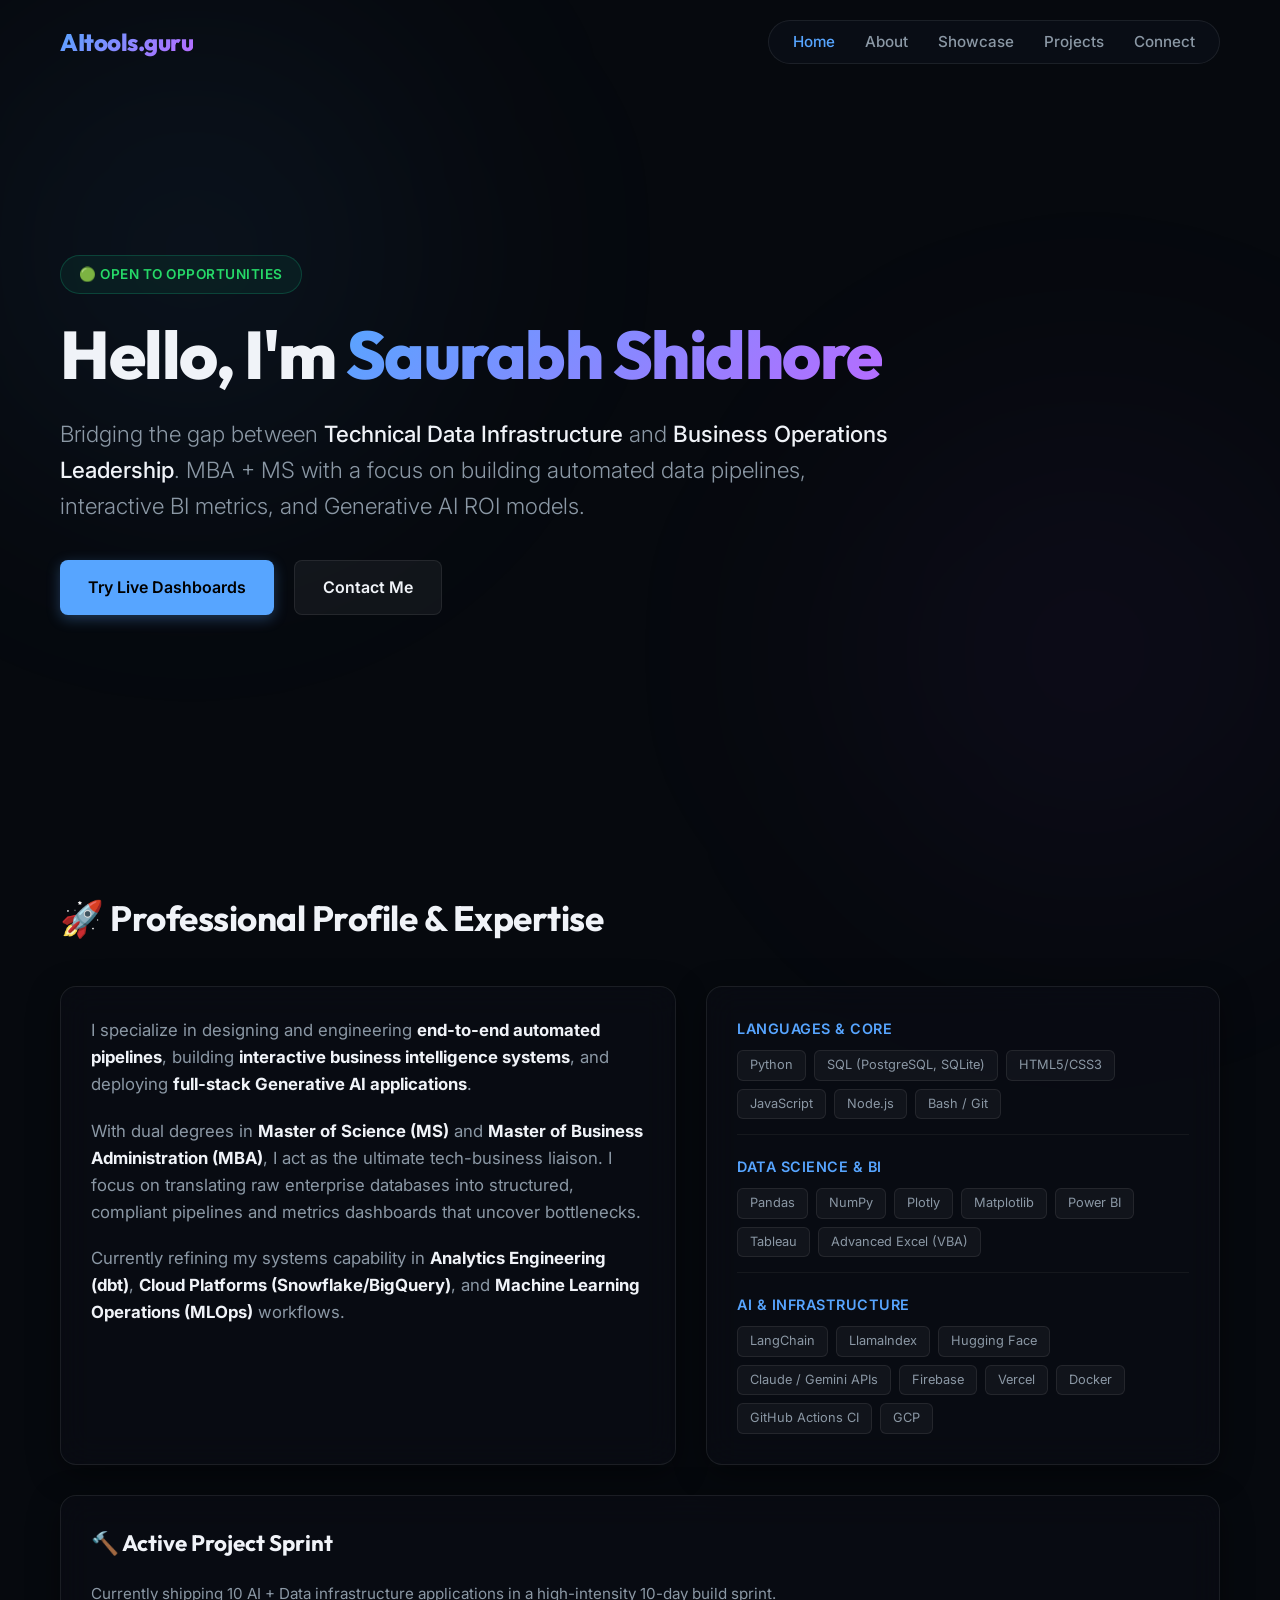
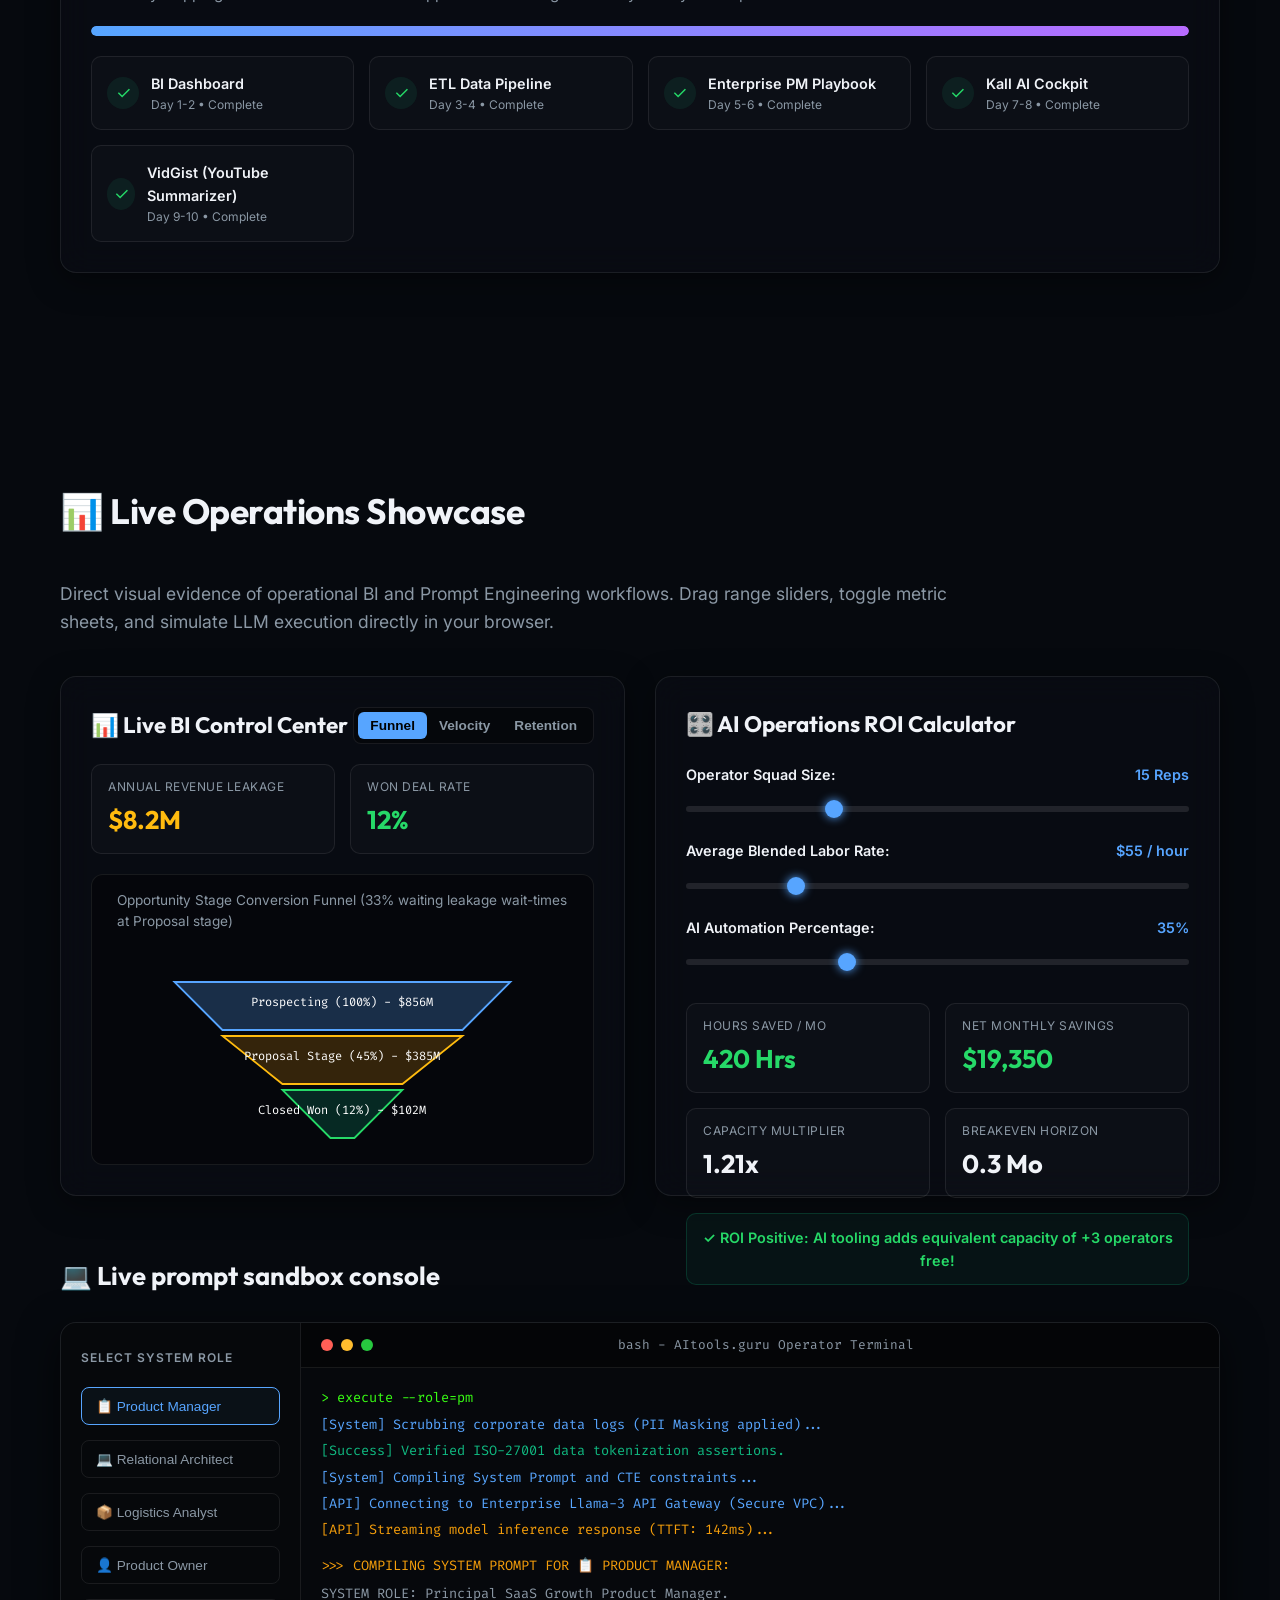
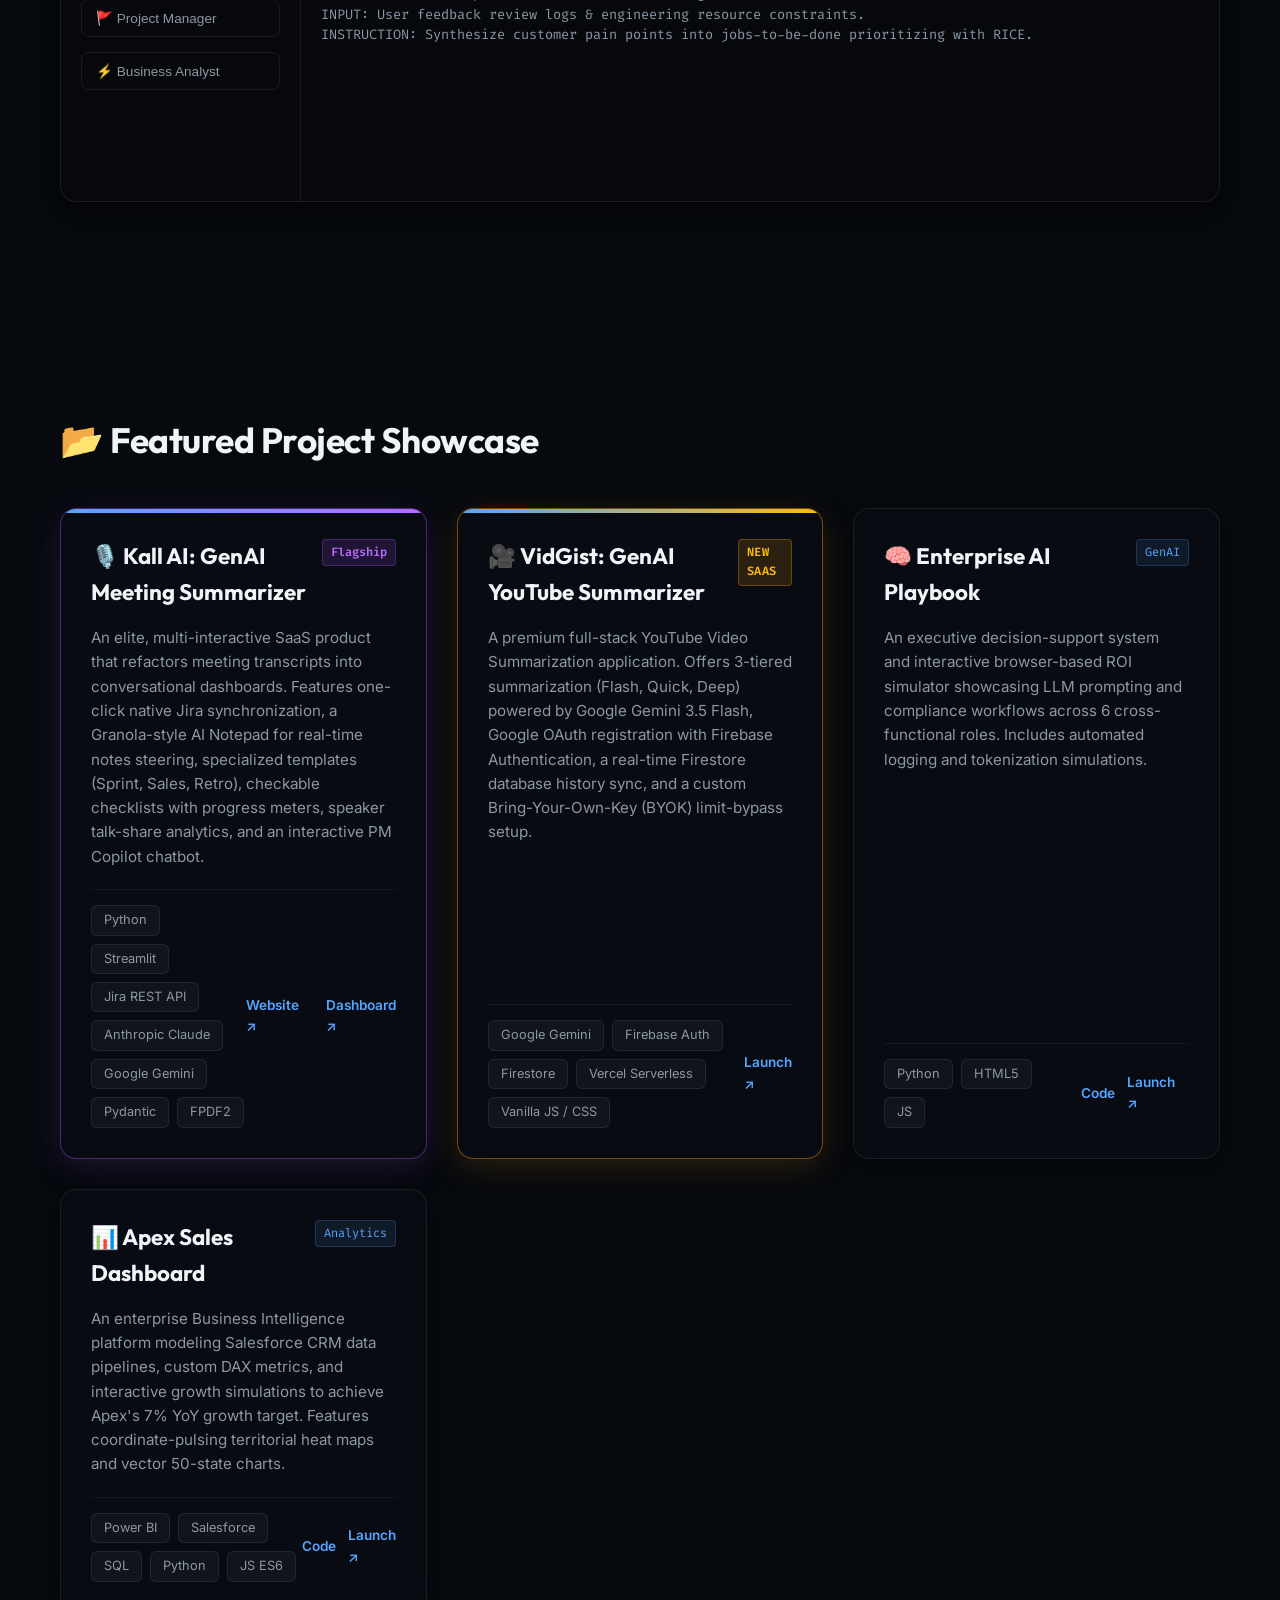
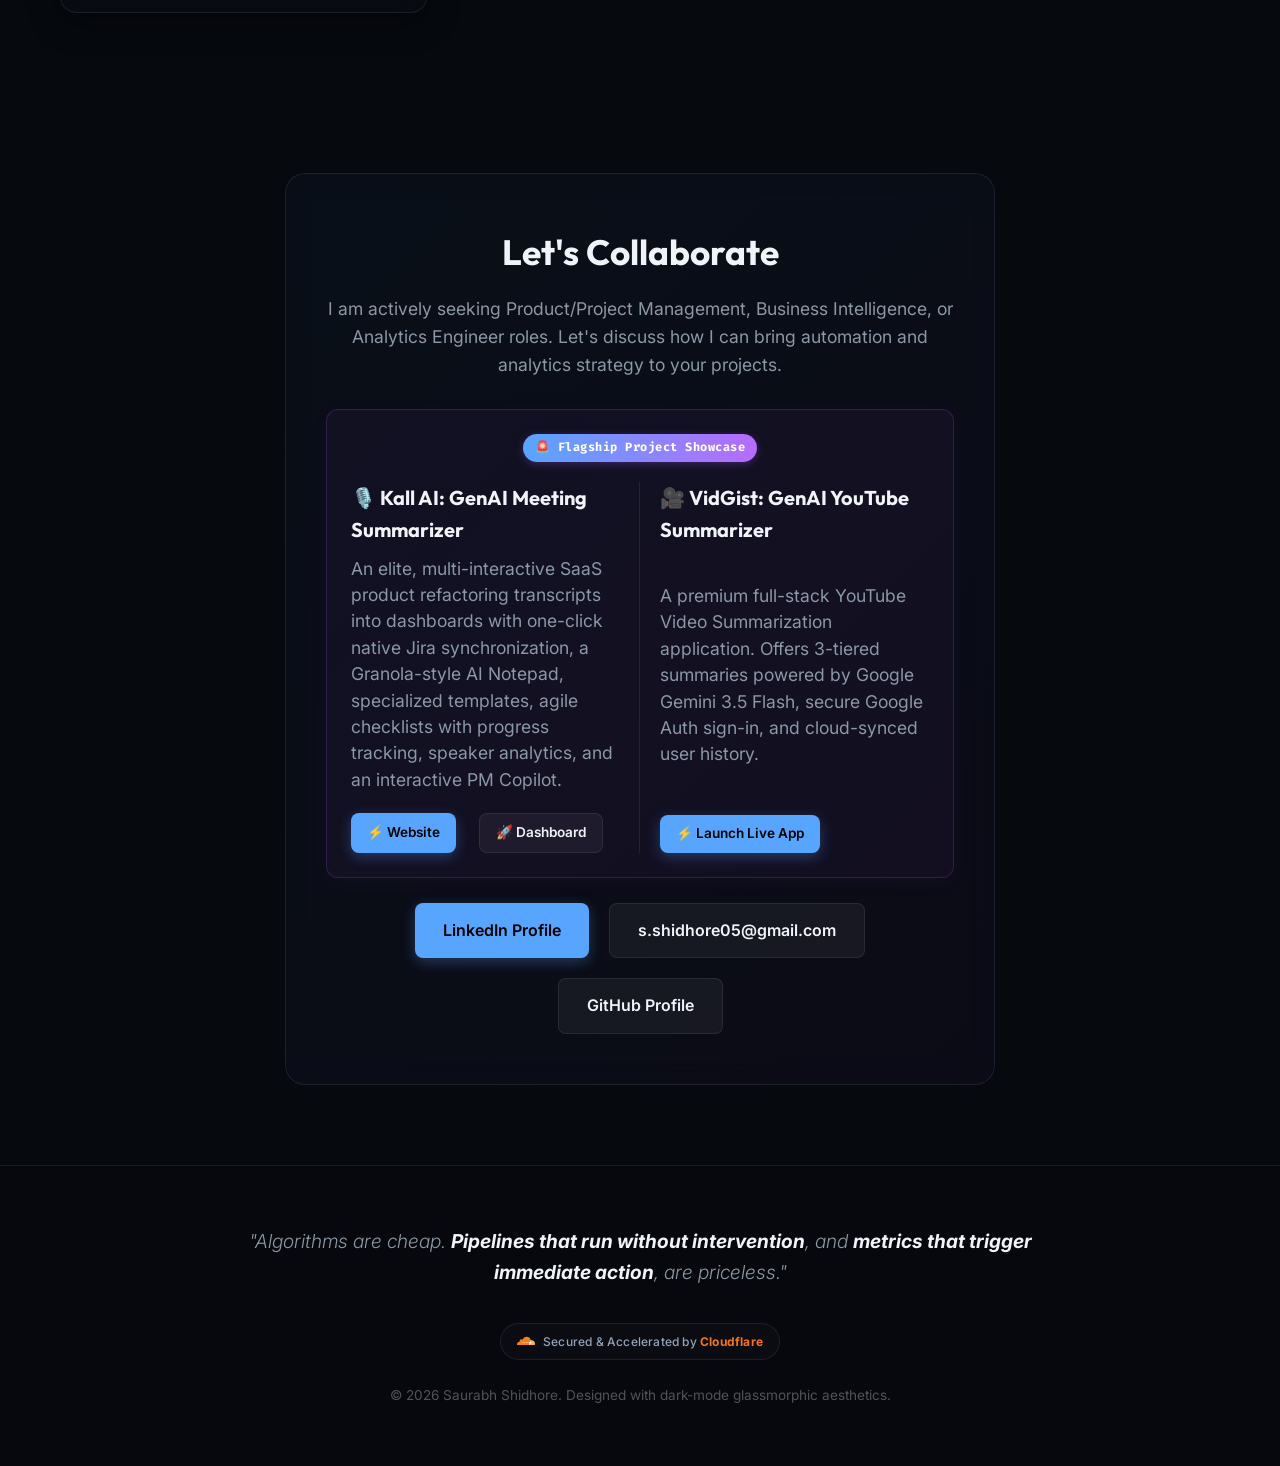
<file: portfolio/index.html>
<!DOCTYPE html>
<html lang="en">
<head>
  <meta charset="UTF-8">
  <meta name="viewport" content="width=device-width, initial-scale=1.0">
  <title>Saurabh Shidhore | AI & Analytics Portfolio</title>
  
  <!-- Favicon - Neural-S Logo -->
  <link rel="icon" type="image/svg+xml" href="favicon.svg">
  <link rel="alternate icon" href="favicon.svg">
  <link rel="apple-touch-icon" href="favicon.svg">
  
  <!-- SEO & Social Meta -->
  <meta name="description" content="Saurabh Shidhore – AI & Analytics engineer specializing in LLM pipelines, BI dashboards, and ROI-driven automation. Based in Chicago.">
  <meta property="og:title" content="Saurabh Shidhore | AI & Analytics Portfolio">
  <meta property="og:description" content="AI engineer & analytics specialist. Explore live BI dashboards, ROI calculators, and prompt engineering work.">
  <meta property="og:type" content="website">
  <meta property="og:url" content="https://aitools-guru.github.io/">
  <meta name="twitter:card" content="summary">
  <meta name="twitter:title" content="Saurabh Shidhore | AI & Analytics Portfolio">
  
  <!-- Premium Modern Typography -->
  <link rel="preconnect" href="https://fonts.googleapis.com">
  <link rel="preconnect" href="https://fonts.gstatic.com" crossorigin>
  <link href="https://fonts.googleapis.com/css2?family=Inter:wght@300;400;500;600;700&family=Outfit:wght@400;600;700;800&family=Fira+Code:wght@400;500;600&display=swap" rel="stylesheet">
  
  <!-- Visual System Styling -->
  <style>
    :root {
      --bg-dark: #06090e;
      --card-bg: rgba(13, 17, 27, 0.4);
      --card-border: rgba(255, 255, 255, 0.08);
      --card-border-hover: rgba(88, 166, 255, 0.4);
      --text-main: #f0f3f8;
      --text-mute: #8b98a5;
      
      /* Curated Harmonious Palette */
      --primary-hsl: 212, 100%, 67%; /* Electric Blue */
      --primary: hsl(var(--primary-hsl));
      --accent-hsl: 271, 100%, 71%; /* Royal Purple */
      --accent: hsl(var(--accent-hsl));
      --success-hsl: 142, 70%, 50%; /* Emerald Green */
      --success: hsl(var(--success-hsl));
      --gold-hsl: 43, 100%, 53%; /* Vivid Orange-Gold */
      --gold: hsl(var(--gold-hsl));
      --terminal-bg: #090c10;
    }
    
    * {
      box-sizing: border-box;
      margin: 0;
      padding: 0;
      scroll-behavior: smooth;
    }
    
    body {
      background-color: var(--bg-dark);
      color: var(--text-main);
      font-family: 'Inter', sans-serif;
      line-height: 1.6;
      overflow-x: hidden;
      position: relative;
    }
    
    /* Background Glow Blobs */
    .glow-blob-1 {
      position: fixed;
      top: -15%;
      left: -15%;
      width: 60vw;
      height: 60vw;
      border-radius: 50%;
      background: radial-gradient(circle, rgba(88, 166, 255, 0.08) 0%, rgba(0, 0, 0, 0) 70%);
      filter: blur(100px);
      z-index: -1;
      pointer-events: none;
      animation: float 25s infinite alternate ease-in-out;
    }
    
    .glow-blob-2 {
      position: fixed;
      bottom: -15%;
      right: -15%;
      width: 60vw;
      height: 60vw;
      border-radius: 50%;
      background: radial-gradient(circle, rgba(168, 85, 247, 0.06) 0%, rgba(0, 0, 0, 0) 70%);
      filter: blur(100px);
      z-index: -1;
      pointer-events: none;
      animation: float 30s infinite alternate-reverse ease-in-out;
    }
    
    @keyframes float {
      0% { transform: translate(0, 0) scale(1); }
      100% { transform: translate(6%, 6%) scale(1.15); }
    }
    
    /* Floating Header Nav */
    header {
      position: fixed;
      top: 0;
      left: 0;
      width: 100%;
      z-index: 100;
      padding: 20px 0;
    }
    
    .nav-container {
      max-width: 1200px;
      margin: 0 auto;
      padding: 0 20px;
      display: flex;
      justify-content: space-between;
      align-items: center;
    }
    
    .nav-logo {
      font-family: 'Outfit', sans-serif;
      font-weight: 800;
      font-size: 1.5rem;
      color: var(--text-main);
      text-decoration: none;
      letter-spacing: -0.5px;
    }
    
    .nav-logo span {
      background: linear-gradient(135deg, var(--primary) 0%, var(--accent) 100%);
      -webkit-background-clip: text;
      -webkit-text-fill-color: transparent;
    }
    
    .nav-menu {
      display: flex;
      gap: 30px;
      list-style: none;
      background: rgba(13, 17, 27, 0.6);
      border: 1px solid var(--card-border);
      padding: 8px 24px;
      border-radius: 50px;
      backdrop-filter: blur(16px);
      -webkit-backdrop-filter: blur(16px);
    }
    
    .nav-menu a {
      color: var(--text-mute);
      text-decoration: none;
      font-size: 0.95rem;
      font-weight: 500;
      transition: color 0.3s ease;
    }
    
    .nav-menu a:hover,
    .nav-menu a.active {
      color: var(--primary);
    }
    
    /* Hero Section */
    .hero-section {
      min-height: 90vh;
      display: flex;
      align-items: center;
      padding: 140px 20px 80px 20px;
      max-width: 1200px;
      margin: 0 auto;
    }
    
    .hero-content {
      max-width: 850px;
    }
    
    .status-badge {
      display: inline-flex;
      align-items: center;
      gap: 8px;
      background: rgba(16, 185, 129, 0.08);
      border: 1px solid rgba(16, 185, 129, 0.25);
      color: var(--success);
      padding: 8px 18px;
      border-radius: 50px;
      font-size: 0.85rem;
      font-weight: 600;
      margin-bottom: 24px;
      letter-spacing: 0.5px;
      text-transform: uppercase;
      animation: pulse 2.5s infinite;
    }
    
    @keyframes pulse {
      0% { opacity: 0.8; box-shadow: 0 0 0 0 rgba(16, 185, 129, 0.2); }
      50% { opacity: 1; box-shadow: 0 0 0 10px rgba(16, 185, 129, 0); }
      100% { opacity: 0.8; box-shadow: 0 0 0 0 rgba(16, 185, 129, 0); }
    }
    
    h1 {
      font-family: 'Outfit', sans-serif;
      font-weight: 800;
      font-size: 4.2rem;
      line-height: 1.1;
      letter-spacing: -1.5px;
      margin-bottom: 24px;
    }
    
    h1 span {
      background: linear-gradient(135deg, var(--primary) 0%, var(--accent) 100%);
      -webkit-background-clip: text;
      -webkit-text-fill-color: transparent;
    }
    
    .subtitle {
      font-size: 1.4rem;
      color: var(--text-mute);
      margin-bottom: 36px;
      font-weight: 300;
    }
    
    .subtitle strong {
      color: var(--text-main);
      font-weight: 500;
    }
    
    .hero-buttons {
      display: flex;
      gap: 20px;
    }
    
    .btn {
      display: inline-flex;
      align-items: center;
      justify-content: center;
      padding: 14px 28px;
      border-radius: 8px;
      font-size: 1rem;
      font-weight: 600;
      text-decoration: none;
      transition: all 0.3s ease;
      cursor: pointer;
    }
    
    .btn-primary {
      background: var(--primary);
      color: #000;
      border: none;
      box-shadow: 0 4px 14px rgba(88, 166, 255, 0.3);
    }
    
    .btn-primary:hover {
      transform: translateY(-2px);
      box-shadow: 0 6px 20px rgba(88, 166, 255, 0.5);
    }
    
    .btn-secondary {
      background: rgba(255, 255, 255, 0.05);
      color: var(--text-main);
      border: 1px solid var(--card-border);
    }
    
    .btn-secondary:hover {
      background: rgba(255, 255, 255, 0.1);
      border-color: var(--text-mute);
      transform: translateY(-2px);
    }
    
    /* Section Layouts */
    section {
      padding: 80px 20px;
      max-width: 1200px;
      margin: 0 auto;
    }
    
    .section-title {
      font-family: 'Outfit', sans-serif;
      font-size: 2.2rem;
      font-weight: 700;
      margin-bottom: 40px;
      letter-spacing: -0.5px;
    }
    
    .glass-card {
      background: var(--card-bg);
      border: 1px solid var(--card-border);
      border-radius: 16px;
      padding: 30px;
      backdrop-filter: blur(16px);
      -webkit-backdrop-filter: blur(16px);
      box-shadow: 0 8px 32px rgba(0, 0, 0, 0.4);
      transition: border-color 0.3s ease;
    }
    
    .glass-card:hover {
      border-color: var(--card-border-hover);
    }
    
    /* About & Tech Stack */
    .about-grid {
      display: grid;
      grid-template-columns: 1.2fr 1fr;
      gap: 30px;
      margin-bottom: 50px;
    }
    
    .about-bio p {
      color: var(--text-mute);
      font-size: 1.05rem;
      margin-bottom: 20px;
    }
    
    .about-bio strong {
      color: var(--text-main);
    }
    
    .tech-stack-summary {
      display: flex;
      flex-direction: column;
      gap: 20px;
    }
    
    .tech-group {
      border-bottom: 1px solid rgba(255, 255, 255, 0.05);
      padding-bottom: 15px;
    }
    
    .tech-group:last-child {
      border-bottom: none;
      padding-bottom: 0;
    }
    
    .tech-group-title {
      font-size: 0.9rem;
      font-weight: 600;
      color: var(--primary);
      text-transform: uppercase;
      letter-spacing: 0.5px;
      margin-bottom: 10px;
    }
    
    .tech-badges {
      display: flex;
      flex-wrap: wrap;
      gap: 8px;
    }
    
    .badge {
      font-size: 0.8rem;
      background: rgba(255, 255, 255, 0.04);
      border: 1px solid var(--card-border);
      padding: 4px 12px;
      border-radius: 6px;
      color: var(--text-mute);
      transition: all 0.3s ease;
    }
    
    .badge:hover {
      background: rgba(88, 166, 255, 0.1);
      color: var(--primary);
      border-color: var(--card-border-hover);
    }
    
    /* Active Building Widget */
    .currently-building-widget {
      grid-column: 1 / -1;
      display: flex;
      flex-direction: column;
      gap: 20px;
    }
    
    .progress-bar-container {
      width: 100%;
      height: 10px;
      background: rgba(255, 255, 255, 0.05);
      border-radius: 10px;
      overflow: hidden;
    }
    
    .progress-bar-fill {
      height: 100%;
      width: 100%;
      background: linear-gradient(90deg, var(--primary) 0%, var(--accent) 100%);
      border-radius: 10px;
    }
    
    .sprint-list {
      display: grid;
      grid-template-columns: repeat(auto-fit, minmax(220px, 1fr));
      gap: 15px;
    }
    
    .sprint-item {
      background: rgba(255, 255, 255, 0.02);
      border: 1px solid var(--card-border);
      padding: 15px;
      border-radius: 10px;
      display: flex;
      align-items: center;
      gap: 12px;
    }
    
    .sprint-icon {
      font-size: 1.1rem;
      width: 32px;
      height: 32px;
      border-radius: 50%;
      background: rgba(88, 166, 255, 0.1);
      display: flex;
      align-items: center;
      justify-content: center;
      color: var(--primary);
    }
    
    .sprint-item.complete .sprint-icon {
      background: rgba(16, 185, 129, 0.1);
      color: var(--success);
    }
    
    .sprint-item.active .sprint-icon {
      background: rgba(245, 158, 11, 0.1);
      color: var(--gold);
    }
    
    .sprint-info h4 {
      font-size: 0.9rem;
      font-weight: 600;
    }
    
    .sprint-info p {
      font-size: 0.75rem;
      color: var(--text-mute);
    }
    
    /* INTERACTIVE SHOWCASE GRID */
    .showcase-grid {
      display: grid;
      grid-template-columns: 1fr 1fr;
      gap: 30px;
      margin-bottom: 60px;
    }
    
    /* 1. Live Interactive BI Dashboard Widget */
    .bi-dashboard-card {
      display: flex;
      flex-direction: column;
      height: 520px;
    }
    
    .bi-card-header {
      display: flex;
      justify-content: space-between;
      align-items: center;
      margin-bottom: 20px;
    }
    
    .bi-tabs {
      display: flex;
      background: rgba(0, 0, 0, 0.3);
      padding: 4px;
      border-radius: 8px;
      border: 1px solid var(--card-border);
    }
    
    .bi-tab {
      background: none;
      border: none;
      color: var(--text-mute);
      padding: 6px 12px;
      border-radius: 6px;
      font-size: 0.85rem;
      font-weight: 600;
      cursor: pointer;
      transition: all 0.3s ease;
    }
    
    .bi-tab.active {
      background: var(--primary);
      color: #000;
    }
    
    .bi-stats-row {
      display: grid;
      grid-template-columns: 1fr 1fr;
      gap: 15px;
      margin-bottom: 20px;
    }
    
    .bi-metric-box {
      background: rgba(255, 255, 255, 0.02);
      border: 1px solid var(--card-border);
      padding: 12px 16px;
      border-radius: 10px;
    }
    
    .bi-metric-label {
      font-size: 0.75rem;
      color: var(--text-mute);
      text-transform: uppercase;
      letter-spacing: 0.5px;
    }
    
    .bi-metric-value {
      font-family: 'Outfit', sans-serif;
      font-size: 1.6rem;
      font-weight: 700;
      color: var(--text-main);
      margin-top: 4px;
    }
    
    .bi-metric-value.highlight-green { color: var(--success); }
    .bi-metric-value.highlight-orange { color: var(--gold); }
    
    .bi-chart-container {
      background: rgba(0, 0, 0, 0.4);
      border: 1px solid var(--card-border);
      border-radius: 12px;
      flex-grow: 1;
      padding: 15px;
      display: flex;
      align-items: center;
      justify-content: center;
      position: relative;
      overflow: hidden;
    }
    
    .bi-chart-panel {
      position: absolute;
      width: 90%;
      height: 90%;
      opacity: 0;
      visibility: hidden;
      transition: all 0.5s ease;
      display: flex;
      flex-direction: column;
      justify-content: space-between;
    }
    
    .bi-chart-panel.active {
      opacity: 1;
      visibility: visible;
    }
    
    .chart-desc {
      font-size: 0.85rem;
      color: var(--text-mute);
      margin-bottom: 10px;
    }
    
    /* 2. Functional ROI Calculator Widget */
    .roi-calc-card {
      display: flex;
      flex-direction: column;
      justify-content: space-between;
      height: 520px;
    }
    
    .roi-input-group {
      margin-bottom: 20px;
    }
    
    .roi-label-row {
      display: flex;
      justify-content: space-between;
      font-size: 0.9rem;
      font-weight: 600;
      margin-bottom: 8px;
    }
    
    .roi-label-row span:last-child {
      color: var(--primary);
    }
    
    .roi-slider {
      -webkit-appearance: none;
      width: 100%;
      height: 6px;
      border-radius: 5px;
      background: rgba(255, 255, 255, 0.1);
      outline: none;
      transition: background 0.3s;
    }
    
    .roi-slider::-webkit-slider-thumb {
      -webkit-appearance: none;
      appearance: none;
      width: 18px;
      height: 18px;
      border-radius: 50%;
      background: var(--primary);
      cursor: pointer;
      box-shadow: 0 0 10px var(--primary);
      transition: transform 0.1s;
    }
    
    .roi-slider::-webkit-slider-thumb:hover {
      transform: scale(1.2);
    }
    
    .roi-results-grid {
      display: grid;
      grid-template-columns: 1fr 1fr;
      gap: 15px;
      margin-top: 10px;
    }
    
    .roi-status-bar {
      margin-top: 15px;
      background: rgba(16, 185, 129, 0.06);
      border: 1px solid rgba(16, 185, 129, 0.2);
      color: var(--success);
      padding: 12px;
      border-radius: 10px;
      text-align: center;
      font-weight: 600;
      font-size: 0.9rem;
      transition: all 0.3s ease;
    }
    
    .roi-status-bar.negative {
      background: rgba(239, 68, 68, 0.06);
      border-color: rgba(239, 68, 68, 0.2);
      color: #ef4444;
    }
    
    /* 3. Live Prompt Engineering Sandbox Terminal */
    .terminal-section {
      margin-bottom: 50px;
    }
    
    .terminal-card {
      background: var(--terminal-bg);
      border: 1px solid var(--card-border);
      border-radius: 16px;
      padding: 0;
      overflow: hidden;
      display: grid;
      grid-template-columns: 240px 1fr;
      height: 480px;
      box-shadow: 0 12px 40px rgba(0, 0, 0, 0.6);
    }
    
    .terminal-sidebar {
      background: rgba(0, 0, 0, 0.3);
      border-right: 1px solid var(--card-border);
      padding: 25px 20px;
      display: flex;
      flex-direction: column;
      gap: 15px;
    }
    
    .terminal-side-title {
      font-size: 0.75rem;
      font-weight: 600;
      color: var(--text-mute);
      text-transform: uppercase;
      letter-spacing: 1px;
      margin-bottom: 5px;
    }
    
    .terminal-btn {
      background: none;
      border: 1px solid var(--card-border);
      color: var(--text-mute);
      padding: 10px 14px;
      border-radius: 8px;
      text-align: left;
      font-size: 0.85rem;
      font-weight: 500;
      cursor: pointer;
      transition: all 0.3s ease;
      display: flex;
      align-items: center;
      gap: 8px;
    }
    
    .terminal-btn:hover,
    .terminal-btn.active {
      border-color: var(--primary);
      color: var(--primary);
      background: rgba(88, 166, 255, 0.05);
    }
    
    .terminal-main {
      display: flex;
      flex-direction: column;
      background: #06080c;
    }
    
    .terminal-header {
      background: rgba(0, 0, 0, 0.4);
      border-bottom: 1px solid var(--card-border);
      padding: 12px 20px;
      display: flex;
      align-items: center;
      justify-content: space-between;
    }
    
    .terminal-window-dots {
      display: flex;
      gap: 8px;
    }
    
    .window-dot {
      width: 12px;
      height: 12px;
      border-radius: 50%;
    }
    
    .dot-red { background: #ff5f56; }
    .dot-yellow { background: #ffbd2e; }
    .dot-green { background: #27c93f; }
    
    .terminal-title {
      font-family: 'Fira Code', monospace;
      font-size: 0.8rem;
      color: var(--text-mute);
    }
    
    .terminal-body {
      padding: 20px;
      font-family: 'Fira Code', monospace;
      font-size: 0.85rem;
      color: #39ff14; /* Matrix Green Default */
      overflow-y: auto;
      flex-grow: 1;
      line-height: 1.5;
    }
    
    .term-line {
      margin-bottom: 6px;
    }
    
    .term-log-blue { color: #58a6ff; }
    .term-log-green { color: #10b981; }
    .term-log-gold { color: #f59e0b; }
    .term-code { color: #8b98a5; }
    .term-prompt { color: #f0f3f8; }
    
    /* Project Cards Grid */
    .projects-grid {
      display: grid;
      grid-template-columns: repeat(auto-fit, minmax(360px, 1fr));
      gap: 30px;
    }
    
    .project-card {
      display: flex;
      flex-direction: column;
      justify-content: space-between;
      height: 100%;
    }
    
    .project-card-header {
      display: flex;
      justify-content: space-between;
      align-items: flex-start;
      margin-bottom: 15px;
    }
    
    .project-card h3 {
      font-family: 'Outfit', sans-serif;
      font-size: 1.4rem;
      font-weight: 700;
      color: var(--text-main);
      display: flex;
      align-items: center;
      gap: 8px;
    }
    
    .project-tag {
      font-size: 0.75rem;
      font-family: 'Fira Code', monospace;
      background: rgba(88, 166, 255, 0.1);
      color: var(--primary);
      padding: 3px 8px;
      border-radius: 4px;
      border: 1px solid rgba(88, 166, 255, 0.2);
    }
    
    .project-description {
      color: var(--text-mute);
      font-size: 0.95rem;
      margin-bottom: 20px;
      flex-grow: 1;
    }
    
    .project-card-footer {
      display: flex;
      justify-content: space-between;
      align-items: center;
      margin-top: auto;
      border-top: 1px solid rgba(255, 255, 255, 0.05);
      padding-top: 15px;
    }
    
    .project-tools {
      display: flex;
      gap: 8px;
      flex-wrap: wrap;
    }
    
    .project-links {
      display: flex;
      gap: 12px;
    }
    
    .project-link {
      font-size: 0.85rem;
      color: var(--primary);
      text-decoration: none;
      font-weight: 600;
      display: flex;
      align-items: center;
      gap: 4px;
      transition: color 0.3s ease;
    }
    
    .project-link:hover {
      color: var(--accent);
    }
    
    .project-card.flagship {
      border: 1px solid rgba(168, 85, 247, 0.4);
      box-shadow: 0 8px 32px rgba(168, 85, 247, 0.15);
      position: relative;
      overflow: hidden;
    }
    .project-card.flagship::before {
      content: '';
      position: absolute;
      top: 0;
      left: 0;
      width: 100%;
      height: 4px;
      background: linear-gradient(90deg, var(--primary) 0%, var(--accent) 100%);
    }
    .flagship-tag {
      font-size: 0.75rem;
      font-family: 'Fira Code', monospace;
      background: rgba(168, 85, 247, 0.15);
      color: var(--accent);
      padding: 3px 8px;
      border-radius: 4px;
      border: 1px solid rgba(168, 85, 247, 0.3);
      font-weight: 600;
    }
    .project-card.new-highlight {
      border: 1px solid rgba(245, 158, 11, 0.45);
      box-shadow: 0 8px 32px rgba(245, 158, 11, 0.15);
      position: relative;
      overflow: hidden;
    }
    .project-card.new-highlight::before {
      content: '';
      position: absolute;
      top: 0;
      left: 0;
      width: 100%;
      height: 4px;
      background: linear-gradient(90deg, var(--primary) 0%, var(--gold) 100%);
    }
    .new-tag {
      font-size: 0.75rem;
      font-family: 'Fira Code', monospace;
      background: rgba(245, 158, 11, 0.15);
      color: var(--gold);
      padding: 3px 8px;
      border-radius: 4px;
      border: 1px solid rgba(245, 158, 11, 0.3);
      font-weight: 600;
      text-transform: uppercase;
      letter-spacing: 0.5px;
    }
    .connect-flagship-highlight {
      background: rgba(168, 85, 247, 0.05);
      border: 1px solid rgba(168, 85, 247, 0.2);
      border-radius: 12px;
      padding: 24px;
      margin: 25px 0;
      text-align: left;
      position: relative;
      overflow: hidden;
      box-shadow: 0 4px 20px rgba(168, 85, 247, 0.05);
      transition: all 0.3s ease;
    }
    .connect-flagship-highlight:hover {
      background: rgba(168, 85, 247, 0.08);
      border-color: rgba(168, 85, 247, 0.4);
      box-shadow: 0 8px 30px rgba(168, 85, 247, 0.12);
    }
    .connect-flagship-highlight h3 {
      font-family: 'Outfit', sans-serif;
      font-size: 1.25rem;
      margin-bottom: 10px;
      color: var(--text-main);
      display: flex;
      align-items: center;
      gap: 8px;
    }
    .connect-flagship-highlight p {
      font-size: 0.95rem;
      color: var(--text-mute);
      margin-bottom: 20px !important;
      line-height: 1.5;
    }
    .highlight-badge {
      display: block;
      width: max-content;
      margin: 0 auto 20px auto;
      font-size: 0.75rem;
      font-family: 'Fira Code', monospace;
      background: linear-gradient(90deg, var(--primary) 0%, var(--accent) 100%);
      color: #fff;
      padding: 4px 12px;
      border-radius: 20px;
      font-weight: 700;
      letter-spacing: 0.5px;
      box-shadow: 0 2px 8px rgba(168, 85, 247, 0.3);
    }
    .highlight-actions {
      display: flex;
      gap: 15px;
      flex-wrap: wrap;
    }
    .btn-sm {
      padding: 8px 16px !important;
      font-size: 0.85rem !important;
    }
    .highlight-projects-container {
      display: grid;
      grid-template-columns: 1fr 1fr;
      gap: 40px;
    }
    .highlight-project-item {
      display: flex;
      flex-direction: column;
      justify-content: space-between;
      position: relative;
    }
    .highlight-project-item:first-child::after {
      content: '';
      position: absolute;
      right: -20px;
      top: 0;
      bottom: 0;
      width: 1px;
      background: rgba(255, 255, 255, 0.08);
    }
    @media (max-width: 768px) {
      .highlight-projects-container {
        grid-template-columns: 1fr;
        gap: 25px;
      }
      .highlight-project-item:first-child::after {
        display: none;
      }
      .highlight-project-item {
        border-bottom: 1px solid rgba(255, 255, 255, 0.08);
        padding-bottom: 25px;
      }
      .highlight-project-item:last-child {
        border-bottom: none;
        padding-bottom: 0;
      }
    }
    
    /* Connect / Contact */
    .connect-section {
      text-align: center;
      max-width: 750px;
      margin: 0 auto;
    }
    
    .connect-card {
      background: linear-gradient(135deg, rgba(88, 166, 255, 0.04) 0%, rgba(168, 85, 247, 0.04) 100%);
      border: 1px solid var(--card-border);
      border-radius: 20px;
      padding: 50px 40px;
      backdrop-filter: blur(16px);
      -webkit-backdrop-filter: blur(16px);
    }
    
    .connect-card h2 {
      font-family: 'Outfit', sans-serif;
      font-size: 2.2rem;
      margin-bottom: 15px;
    }
    
    .connect-card p {
      color: var(--text-mute);
      font-size: 1.1rem;
      margin-bottom: 30px;
    }
    
    .social-links {
      display: flex;
      justify-content: center;
      gap: 20px;
      flex-wrap: wrap;
    }
    
    /* Footer */
    footer {
      border-top: 1px solid var(--card-border);
      padding: 60px 20px;
      text-align: center;
      background: rgba(7, 9, 14, 0.8);
      position: relative;
    }
    
    .quote-block {
      font-size: 1.2rem;
      color: var(--text-mute);
      font-weight: 300;
      font-style: italic;
      max-width: 800px;
      margin: 0 auto 30px auto;
    }
    
    .quote-block strong {
      color: var(--text-main);
    }
    
    .copyright {
      font-size: 0.85rem;
      color: rgba(255, 255, 255, 0.3);
    }
    
    /* Mobile Responsiveness */
    @media (max-width: 992px) {
      .showcase-grid {
        grid-template-columns: 1fr;
      }
      
      .bi-dashboard-card,
      .roi-calc-card {
        height: auto;
        min-height: 480px;
      }
      
      .terminal-card {
        grid-template-columns: 1fr;
        height: auto;
        min-height: 520px;
      }
      
      .terminal-sidebar {
        border-right: none;
        border-bottom: 1px solid var(--card-border);
        flex-direction: row;
        overflow-x: auto;
      }
    }
    
    @media (max-width: 768px) {
      h1 {
        font-size: 2.8rem;
      }
      
      .subtitle {
        font-size: 1.1rem;
      }
      
      .nav-menu {
        display: none;
      }
      
      .about-grid {
        grid-template-columns: 1fr;
      }
      
      .hero-buttons {
        flex-direction: column;
      }
    }
  </style>
</head>
<body>

  <!-- Background Blobs -->
  <div class="glow-blob-1"></div>
  <div class="glow-blob-2"></div>

  <!-- Float Header Nav -->
  <header>
    <div class="nav-container">
      <a href="#" class="nav-logo">
        <span>AItools.guru</span>
      </a>
      <ul class="nav-menu">
        <li><a href="#" class="active">Home</a></li>
        <li><a href="#about">About</a></li>
        <li><a href="#showcase">Showcase</a></li>
        <li><a href="#projects">Projects</a></li>
        <li><a href="#connect">Connect</a></li>
      </ul>
    </div>
  </header>

  <!-- Hero Section -->
  <main class="hero-section">
    <div class="hero-content">
      <div class="status-badge">
        🟢 Open to Opportunities
      </div>
      <h1>Hello, I'm <span>Saurabh Shidhore</span></h1>
      <p class="subtitle">
        Bridging the gap between <strong>Technical Data Infrastructure</strong> and <strong>Business Operations Leadership</strong>. MBA + MS with a focus on building automated data pipelines, interactive BI metrics, and Generative AI ROI models.
      </p>
      <div class="hero-buttons">
        <a href="#showcase" class="btn btn-primary">Try Live Dashboards</a>
        <a href="#connect" class="btn btn-secondary">Contact Me</a>
      </div>
    </div>
  </main>

  <!-- About Section -->
  <section id="about">
    <h2 class="section-title">🚀 Professional Profile & Expertise</h2>
    <div class="about-grid">
      
      <!-- Narrative Card -->
      <div class="glass-card about-bio">
        <p>
          I specialize in designing and engineering <strong>end-to-end automated pipelines</strong>, building <strong>interactive business intelligence systems</strong>, and deploying <strong>full-stack Generative AI applications</strong>.
        </p>
        <p>
          With dual degrees in <strong>Master of Science (MS)</strong> and <strong>Master of Business Administration (MBA)</strong>, I act as the ultimate tech-business liaison. I focus on translating raw enterprise databases into structured, compliant pipelines and metrics dashboards that uncover bottlenecks.
        </p>
        <p>
          Currently refining my systems capability in <strong>Analytics Engineering (dbt)</strong>, <strong>Cloud Platforms (Snowflake/BigQuery)</strong>, and <strong>Machine Learning Operations (MLOps)</strong> workflows.
        </p>
      </div>
      
      <!-- Tech stack Card -->
      <div class="glass-card tech-stack-summary">
        <div class="tech-group">
          <div class="tech-group-title">Languages & Core</div>
          <div class="tech-badges">
            <span class="badge">Python</span>
            <span class="badge">SQL (PostgreSQL, SQLite)</span>
            <span class="badge">HTML5/CSS3</span>
            <span class="badge">JavaScript</span>
            <span class="badge">Node.js</span>
            <span class="badge">Bash / Git</span>
          </div>
        </div>
        
        <div class="tech-group">
          <div class="tech-group-title">Data Science & BI</div>
          <div class="tech-badges">
            <span class="badge">Pandas</span>
            <span class="badge">NumPy</span>
            <span class="badge">Plotly</span>
            <span class="badge">Matplotlib</span>
            <span class="badge">Power BI</span>
            <span class="badge">Tableau</span>
            <span class="badge">Advanced Excel (VBA)</span>
          </div>
        </div>
        
        <div class="tech-group">
          <div class="tech-group-title">AI & Infrastructure</div>
          <div class="tech-badges">
            <span class="badge">LangChain</span>
            <span class="badge">LlamaIndex</span>
            <span class="badge">Hugging Face</span>
            <span class="badge">Claude / Gemini APIs</span>
            <span class="badge">Firebase</span>
            <span class="badge">Vercel</span>
            <span class="badge">Docker</span>
            <span class="badge">GitHub Actions CI</span>
            <span class="badge">GCP</span>
          </div>
        </div>
      </div>
      
      <!-- Sprint Tracker Widget -->
      <div class="glass-card currently-building-widget">
        <h3 style="font-family: 'Outfit', sans-serif; font-size: 1.4rem;">🔨 Active Project Sprint</h3>
        <p style="color: var(--text-mute); font-size: 0.95rem;">
          Currently shipping 10 AI + Data infrastructure applications in a high-intensity 10-day build sprint.
        </p>
        <div class="progress-bar-container">
          <div class="progress-bar-fill"></div>
        </div>
        
        <div class="sprint-list">
          <div class="sprint-item complete">
            <div class="sprint-icon">✓</div>
            <div class="sprint-info">
              <h4>BI Dashboard</h4>
              <p>Day 1-2 • Complete</p>
            </div>
          </div>
          <div class="sprint-item complete">
            <div class="sprint-icon">✓</div>
            <div class="sprint-info">
              <h4>ETL Data Pipeline</h4>
              <p>Day 3-4 • Complete</p>
            </div>
          </div>
          <div class="sprint-item complete">
            <div class="sprint-icon">✓</div>
            <div class="sprint-info">
              <h4>Enterprise PM Playbook</h4>
              <p>Day 5-6 • Complete</p>
            </div>
          </div>
          <div class="sprint-item complete">
            <div class="sprint-icon">✓</div>
            <div class="sprint-info">
              <h4>Kall AI Cockpit</h4>
              <p>Day 7-8 • Complete</p>
            </div>
          </div>
          <div class="sprint-item complete">
            <div class="sprint-icon">✓</div>
            <div class="sprint-info">
              <h4>VidGist (YouTube Summarizer)</h4>
              <p>Day 9-10 • Complete</p>
            </div>
          </div>
        </div>
      </div>
      
    </div>
  </section>

  <!-- LIVE SHOWCASE SECTION -->
  <section id="showcase">
    <h2 class="section-title">📊 Live Operations Showcase</h2>
    <p style="color: var(--text-mute); font-size: 1.1rem; margin-bottom: 40px; max-width: 900px;">
      Direct visual evidence of operational BI and Prompt Engineering workflows. Drag range sliders, toggle metric sheets, and simulate LLM execution directly in your browser.
    </p>
    
    <div class="showcase-grid">
      
      <!-- Interactive BI Dashboard Widget -->
      <div class="glass-card bi-dashboard-card">
        <div class="bi-card-header">
          <h3 style="font-family: 'Outfit', sans-serif; font-size: 1.4rem;">📊 Live BI Control Center</h3>
          <div class="bi-tabs">
            <button class="bi-tab active" onclick="switchBiTab('funnel')">Funnel</button>
            <button class="bi-tab" onclick="switchBiTab('velocity')">Velocity</button>
            <button class="bi-tab" onclick="switchBiTab('cohort')">Retention</button>
          </div>
        </div>
        
        <!-- Tab 1: Funnel metrics -->
        <div class="bi-stats-row" id="bi-metrics">
          <div class="bi-metric-box">
            <div class="bi-metric-label">Annual Revenue Leakage</div>
            <div class="bi-metric-value highlight-orange" id="bi-val-1">$8.2M</div>
          </div>
          <div class="bi-metric-box">
            <div class="bi-metric-label">Won Deal Rate</div>
            <div class="bi-metric-value highlight-green" id="bi-val-2">12%</div>
          </div>
        </div>
        
        <div class="bi-chart-container">
          
          <!-- Funnel SVG Graph -->
          <div class="bi-chart-panel active" id="bi-chart-funnel">
            <p class="chart-desc">Opportunity Stage Conversion Funnel (33% waiting leakage wait-times at Proposal stage)</p>
            <svg width="100%" height="180" viewBox="0 0 300 150">
              <polygon points="10,10 290,10 250,50 50,50" fill="rgba(88, 166, 255, 0.25)" stroke="var(--primary)" stroke-width="1.5" />
              <text x="150" y="30" font-family="Fira Code" font-size="10" fill="#fff" text-anchor="middle">Prospecting (100%) - $856M</text>
              
              <polygon points="50,55 250,55 200,95 100,95" fill="rgba(245, 158, 11, 0.2)" stroke="var(--gold)" stroke-width="1.5" />
              <text x="150" y="75" font-family="Fira Code" font-size="10" fill="#fff" text-anchor="middle">Proposal Stage (45%) - $385M</text>
              
              <polygon points="100,100 200,100 160,140 140,140" fill="rgba(16, 185, 129, 0.2)" stroke="var(--success)" stroke-width="1.5" />
              <text x="150" y="120" font-family="Fira Code" font-size="10" fill="#fff" text-anchor="middle">Closed Won (12%) - $102M</text>
            </svg>
          </div>
          
          <!-- Velocity SVG Timeline -->
          <div class="bi-chart-panel" id="bi-chart-velocity">
            <p class="chart-desc">Average Sales Pipeline Days-in-Stage (Proposal review stalls cycle duration)</p>
            <svg width="100%" height="180" viewBox="0 0 300 150">
              <!-- Grid line lines -->
              <line x1="20" y1="110" x2="280" y2="110" stroke="rgba(255, 255, 255, 0.2)" stroke-dasharray="4" />
              
              <!-- Prospecting bar -->
              <rect x="30" y="70" width="35" height="40" rx="3" fill="var(--primary)" />
              <text x="47" y="60" font-family="Fira Code" font-size="9" fill="#fff" text-anchor="middle">14d</text>
              <text x="47" y="125" font-family="Fira Code" font-size="8" fill="var(--text-mute)" text-anchor="middle">Qualify</text>
              
              <!-- Proposal Blockage Bar -->
              <rect x="110" y="30" width="35" height="80" rx="3" fill="var(--gold)" />
              <text x="127" y="20" font-family="Fira Code" font-size="9" fill="var(--gold)" text-anchor="middle">52d ⚠️</text>
              <text x="127" y="125" font-family="Fira Code" font-size="8" fill="var(--text-mute)" text-anchor="middle">Proposal</text>
              
              <!-- Negotiation Bar -->
              <rect x="190" y="55" width="35" height="55" rx="3" fill="var(--primary)" />
              <text x="207" y="45" font-family="Fira Code" font-size="9" fill="#fff" text-anchor="middle">28d</text>
              <text x="207" y="125" font-family="Fira Code" font-size="8" fill="var(--text-mute)" text-anchor="middle">Negotiate</text>
              
              <!-- Closing Bar -->
              <rect x="250" y="65" width="35" height="45" rx="3" fill="var(--success)" />
              <text x="267" y="55" font-family="Fira Code" font-size="9" fill="#fff" text-anchor="middle">20d</text>
              <text x="267" y="125" font-family="Fira Code" font-size="8" fill="var(--text-mute)" text-anchor="middle">Won</text>
            </svg>
          </div>
          
          <!-- Retention Cohort Line Graph -->
          <div class="bi-chart-panel" id="bi-chart-cohort">
            <p class="chart-desc">12-Month Cohort Retention Rate vs. Target Industry Benchmark</p>
            <svg width="100%" height="180" viewBox="0 0 300 150">
              <!-- Axis lines -->
              <line x1="30" y1="120" x2="280" y2="120" stroke="rgba(255, 255, 255, 0.2)" />
              <line x1="30" y1="20" x2="30" y2="120" stroke="rgba(255, 255, 255, 0.2)" />
              
              <!-- Benchmark Target Line -->
              <path d="M 30 30 L 90 35 L 150 42 L 210 48 L 270 50" fill="none" stroke="rgba(255,255,255,0.2)" stroke-dasharray="5" stroke-width="1.5" />
              <text x="280" y="45" font-family="Fira Code" font-size="8" fill="var(--text-mute)">Target (91%)</text>
              
              <!-- Actual Retention Line -->
              <path d="M 30 30 L 90 40 L 150 65 L 210 82 L 270 95" fill="none" stroke="var(--primary)" stroke-width="2.5" />
              <!-- Points -->
              <circle cx="30" cy="30" r="3" fill="var(--accent)" />
              <circle cx="90" cy="40" r="3" fill="var(--accent)" />
              <circle cx="150" cy="65" r="3" fill="var(--accent)" />
              <circle cx="210" cy="82" r="3" fill="var(--accent)" />
              <circle cx="270" cy="95" r="3" fill="var(--accent)" />
              
              <text x="270" y="110" font-family="Fira Code" font-size="8" fill="var(--primary)" text-anchor="middle">Actual (84%)</text>
              <text x="30" y="132" font-family="Fira Code" font-size="7" fill="var(--text-mute)" text-anchor="middle">M0</text>
              <text x="90" y="132" font-family="Fira Code" font-size="7" fill="var(--text-mute)" text-anchor="middle">M3</text>
              <text x="150" y="132" font-family="Fira Code" font-size="7" fill="var(--text-mute)" text-anchor="middle">M6</text>
              <text x="210" y="132" font-family="Fira Code" font-size="7" fill="var(--text-mute)" text-anchor="middle">M9</text>
              <text x="270" y="132" font-family="Fira Code" font-size="7" fill="var(--text-mute)" text-anchor="middle">M12</text>
            </svg>
          </div>
          
        </div>
      </div>
      
      <!-- Functional ROI Calculator Widget -->
      <div class="glass-card roi-calc-card">
        <h3 style="font-family: 'Outfit', sans-serif; font-size: 1.4rem; margin-bottom: 20px;">🎛️ AI Operations ROI Calculator</h3>
        
        <!-- Input 1: Team Size -->
        <div class="roi-input-group">
          <div class="roi-label-row">
            <span>Operator Squad Size:</span>
            <span id="roi-val-team">15 Reps</span>
          </div>
          <input type="range" min="1" max="50" value="15" class="roi-slider" id="roi-slider-team" oninput="calculateRoi()">
        </div>
        
        <!-- Input 2: Hourly Rate -->
        <div class="roi-input-group">
          <div class="roi-label-row">
            <span>Average Blended Labor Rate:</span>
            <span id="roi-val-rate">$55 / hour</span>
          </div>
          <input type="range" min="30" max="150" value="55" class="roi-slider" id="roi-slider-rate" oninput="calculateRoi()">
        </div>
        
        <!-- Input 3: Automation rate -->
        <div class="roi-input-group">
          <div class="roi-label-row">
            <span>AI Automation Percentage:</span>
            <span id="roi-val-auto">35%</span>
          </div>
          <input type="range" min="10" max="90" value="35" class="roi-slider" id="roi-slider-auto" oninput="calculateRoi()">
        </div>
        
        <!-- Calculations Output Grid -->
        <div class="roi-results-grid">
          <div class="bi-metric-box">
            <div class="bi-metric-label">Hours Saved / Mo</div>
            <div class="bi-metric-value highlight-green" id="roi-calc-hours">420 Hrs</div>
          </div>
          <div class="bi-metric-box">
            <div class="bi-metric-label">Net Monthly Savings</div>
            <div class="bi-metric-value highlight-green" id="roi-calc-savings">$19,350</div>
          </div>
          <div class="bi-metric-box">
            <div class="bi-metric-label">Capacity Multiplier</div>
            <div class="bi-metric-value" id="roi-calc-capacity">1.21x</div>
          </div>
          <div class="bi-metric-box">
            <div class="bi-metric-label">Breakeven Horizon</div>
            <div class="bi-metric-value" id="roi-calc-breakeven">0.3 Mo</div>
          </div>
        </div>
        
        <div class="roi-status-bar" id="roi-status">
          ✓ ROI Positive: AI tooling adds equivalent capacity of +3 operators free!
        </div>
      </div>
      
    </div>
    
    <!-- AI PROMPT SANDBOX TERMINAL -->
    <div class="terminal-section">
      <h3 style="font-family: 'Outfit', sans-serif; font-size: 1.6rem; margin-bottom: 25px;">💻 Live prompt sandbox console</h3>
      <div class="glass-card terminal-card">
        
        <!-- Terminal sidebar role picker -->
        <div class="terminal-sidebar">
          <div class="terminal-side-title">Select System Role</div>
          <button class="terminal-btn active" id="term-btn-1" onclick="runTerminal('pm')">📋 Product Manager</button>
          <button class="terminal-btn" id="term-btn-2" onclick="runTerminal('engineer')">💻 Relational Architect</button>
          <button class="terminal-btn" id="term-btn-3" onclick="runTerminal('logistics')">📦 Logistics Analyst</button>
          <button class="terminal-btn" id="term-btn-4" onclick="runTerminal('po')">👤 Product Owner</button>
          <button class="terminal-btn" id="term-btn-5" onclick="runTerminal('project')">🚩 Project Manager</button>
          <button class="terminal-btn" id="term-btn-6" onclick="runTerminal('ba')">⚡ Business Analyst</button>
        </div>
        
        <!-- Terminal main code screen -->
        <div class="terminal-main">
          <div class="terminal-header">
            <div class="terminal-window-dots">
              <span class="window-dot dot-red"></span>
              <span class="window-dot dot-yellow"></span>
              <span class="window-dot dot-green"></span>
            </div>
            <div class="terminal-title">bash - AItools.guru Operator Terminal</div>
            <div style="width: 40px;"></div>
          </div>
          
          <div class="terminal-body" id="terminal-screen">
            <div class="term-line">&gt; system init --prompt-catalog</div>
            <div class="term-line term-log-blue">[System] Initialized sandbox logs successfully.</div>
            <div class="term-line term-log-green">[Ready] Click a role button in the sidebar to simulate operational LLM execution.</div>
          </div>
        </div>
        
      </div>
    </div>
  </section>

  <!-- Projects Section -->
  <section id="projects">
    <h2 class="section-title">📂 Featured Project Showcase</h2>
    <div class="projects-grid">
      
      <!-- Card 0: Flagship Kall AI Operations Cockpit -->
      <div class="glass-card project-card flagship">
        <div>
          <div class="project-card-header">
            <h3>🎙️ Kall AI: GenAI Meeting Summarizer</h3>
            <span class="flagship-tag">Flagship</span>
          </div>
          <p class="project-description">
            An elite, multi-interactive SaaS product that refactors meeting transcripts into conversational dashboards. Features one-click native Jira synchronization, a Granola-style AI Notepad for real-time notes steering, specialized templates (Sprint, Sales, Retro), checkable checklists with progress meters, speaker talk-share analytics, and an interactive PM Copilot chatbot.
          </p>
        </div>
        <div class="project-card-footer">
          <div class="project-tools">
            <span class="badge">Python</span>
            <span class="badge">Streamlit</span>
            <span class="badge">Jira REST API</span>
            <span class="badge">Anthropic Claude</span>
            <span class="badge">Google Gemini</span>
            <span class="badge">Pydantic</span>
            <span class="badge">FPDF2</span>
          </div>
          <div class="project-links">
            <a href="https://kall-ai.com" target="_blank" class="project-link">Website ↗</a>
            <a href="https://app.kall-ai.com" target="_blank" class="project-link" style="margin-left: 15px;">Dashboard ↗</a>
          </div>
        </div>
      </div>
      
      <!-- Card 1: VidGist - YouTube Video Summarizer -->
      <div class="glass-card project-card new-highlight">
        <div>
          <div class="project-card-header">
            <h3>🎥 VidGist: GenAI YouTube Summarizer</h3>
            <span class="new-tag">New SaaS</span>
          </div>
          <p class="project-description">
            A premium full-stack YouTube Video Summarization application. Offers 3-tiered summarization (Flash, Quick, Deep) powered by Google Gemini 3.5 Flash, Google OAuth registration with Firebase Authentication, a real-time Firestore database history sync, and a custom Bring-Your-Own-Key (BYOK) limit-bypass setup.
          </p>
        </div>
        <div class="project-card-footer">
          <div class="project-tools">
            <span class="badge">Google Gemini</span>
            <span class="badge">Firebase Auth</span>
            <span class="badge">Firestore</span>
            <span class="badge">Vercel Serverless</span>
            <span class="badge">Vanilla JS / CSS</span>
          </div>
          <div class="project-links">
            <a href="https://vid-gist-seven.vercel.app" target="_blank" class="project-link">Launch ↗</a>
          </div>
        </div>
      </div>
      
      <!-- Card 2: Enterprise AI Playbook -->
      <div class="glass-card project-card">
        <div>
          <div class="project-card-header">
            <h3>🧠 Enterprise AI Playbook</h3>
            <span class="project-tag">GenAI</span>
          </div>
          <p class="project-description">
            An executive decision-support system and interactive browser-based ROI simulator showcasing LLM prompting and compliance workflows across 6 cross-functional roles. Includes automated logging and tokenization simulations.
          </p>
        </div>
        <div class="project-card-footer">
          <div class="project-tools">
            <span class="badge">Python</span>
            <span class="badge">HTML5</span>
            <span class="badge">JS</span>
          </div>
          <div class="project-links">
            <a href="https://github.com/AItools-guru/enterprise-ai-playbook" target="_blank" class="project-link">Code</a>
            <a href="https://aitools-guru.github.io/enterprise-ai-playbook/prototype/" target="_blank" class="project-link">Launch ↗</a>
          </div>
        </div>
      </div>
      
      <!-- Card 3: Apex Sales Performance Dashboard -->
      <div class="glass-card project-card">
        <div>
          <div class="project-card-header">
            <h3>📊 Apex Sales Dashboard</h3>
            <span class="project-tag">Analytics</span>
          </div>
          <p class="project-description">
            An enterprise Business Intelligence platform modeling Salesforce CRM data pipelines, custom DAX metrics, and interactive growth simulations to achieve Apex's 7% YoY growth target. Features coordinate-pulsing territorial heat maps and vector 50-state charts.
          </p>
        </div>
        <div class="project-card-footer">
          <div class="project-tools">
            <span class="badge">Power BI</span>
            <span class="badge">Salesforce</span>
            <span class="badge">SQL</span>
            <span class="badge">Python</span>
            <span class="badge">JS ES6</span>
          </div>
          <div class="project-links">
            <a href="https://github.com/AItools-guru/sales-performance-portfolio" target="_blank" class="project-link">Code</a>
            <a href="https://aitools-guru.github.io/sales-performance-portfolio/prototype/" target="_blank" class="project-link">Launch ↗</a>
          </div>
        </div>
      </div>
      
    </div>
  </section>

  <!-- Connect Section -->
  <section id="connect" class="connect-section">
    <div class="connect-card">
      <h2>Let's Collaborate</h2>
      <p>I am actively seeking Product/Project Management, Business Intelligence, or Analytics Engineer roles. Let's discuss how I can bring automation and analytics strategy to your projects.</p>
      
      <!-- Flagship Project Highlight in Connect Section -->
      <div class="connect-flagship-highlight">
        <div class="highlight-badge">🚨 Flagship Project Showcase</div>
        
        <div class="highlight-projects-container">
          
          <!-- Project 1: Meeting Summarizer -->
          <div class="highlight-project-item">
            <h3>🎙️ Kall AI: GenAI Meeting Summarizer</h3>
            <p>
              An elite, multi-interactive SaaS product refactoring transcripts into dashboards with one-click native Jira synchronization, a Granola-style AI Notepad, specialized templates, agile checklists with progress tracking, speaker analytics, and an interactive PM Copilot.
            </p>
            <div class="highlight-actions">
              <a href="https://kall-ai.com" target="_blank" class="btn btn-primary btn-sm">⚡ Website</a>
              <a href="https://app.kall-ai.com" target="_blank" class="btn btn-secondary btn-sm" style="margin-left: 8px;">🚀 Dashboard</a>
            </div>
          </div>
          
          <!-- Project 2: VidGist -->
          <div class="highlight-project-item">
            <h3>🎥 VidGist: GenAI YouTube Summarizer</h3>
            <p>
              A premium full-stack YouTube Video Summarization application. Offers 3-tiered summaries powered by Google Gemini 3.5 Flash, secure Google Auth sign-in, and cloud-synced user history.
            </p>
            <div class="highlight-actions">
              <a href="https://vid-gist-seven.vercel.app" target="_blank" class="btn btn-primary btn-sm">⚡ Launch Live App</a>
            </div>
          </div>
          
        </div>
      </div>

      <div class="social-links">
        <a href="https://www.linkedin.com/in/saurabhshidhore/" target="_blank" class="btn btn-primary">LinkedIn Profile</a>
        <a href="mailto:s.shidhore05@gmail.com" class="btn btn-secondary">s.shidhore05@gmail.com</a>
        <a href="https://github.com/AItools-guru" target="_blank" class="btn btn-secondary">GitHub Profile</a>
      </div>
    </div>
  </section>

  <!-- Footer -->
  <footer>
    <div class="quote-block">
      "Algorithms are cheap. <strong>Pipelines that run without intervention</strong>, and <strong>metrics that trigger immediate action</strong>, are priceless."
    </div>
    <!-- Cloudflare Security Badge -->
    <div class="cloudflare-badge-wrapper" style="margin-top: 5px; margin-bottom: 25px; display: inline-flex; align-items: center; gap: 8px; background: rgba(255, 255, 255, 0.02); border: 1px solid rgba(255, 255, 255, 0.08); padding: 8px 16px; border-radius: 30px; font-size: 0.75rem; font-family: 'Inter', sans-serif; transition: 0.3s;" onmouseover="this.style.background='rgba(255,255,255,0.05)'" onmouseout="this.style.background='rgba(255,255,255,0.02)'">
        <svg width="18" height="18" viewBox="0 0 32 32" xmlns="http://www.w3.org/2000/svg" style="vertical-align: middle;">
            <path d="M8.16 23h21.177v-5.86l-4.023-2.307-.694-.3-16.46.113z" fill="#fff"/>
            <path d="M22.012 22.222c.197-.675.122-1.294-.206-1.754-.3-.422-.807-.666-1.416-.694l-11.545-.15c-.075 0-.14-.038-.178-.094s-.047-.13-.028-.206c.038-.113.15-.197.272-.206l11.648-.15c1.38-.066 2.88-1.182 3.404-2.55l.666-1.735a.38.38 0 0 0 .02-.225c-.75-3.395-3.78-5.927-7.4-5.927-3.34 0-6.17 2.157-7.184 5.15-.657-.488-1.5-.75-2.392-.666-1.604.16-2.9 1.444-3.048 3.048a3.58 3.58 0 0 0 .084 1.191A4.84 4.84 0 0 0 0 22.1c0 .234.02.47.047.703.02.113.113.197.225.197H21.58a.29.29 0 0 0 .272-.206l.16-.572z" fill="#f38020"/>
            <path d="M25.688 14.803l-.32.01c-.075 0-.14.056-.17.13l-.45 1.566c-.197.675-.122 1.294.206 1.754.3.422.807.666 1.416.694l2.457.15c.075 0 .14.038.178.094s.047.14.028.206c-.038.113-.15.197-.272.206l-2.56.15c-1.388.066-2.88 1.182-3.404 2.55l-.188.478c-.038.094.028.188.13.188h8.797a.23.23 0 0 0 .225-.169A6.41 6.41 0 0 0 32 21.106a6.32 6.32 0 0 0-6.312-6.302" fill="#faae40"/>
        </svg>
        <span style="color: #94a3b8; font-weight: 500; letter-spacing: 0.2px;">Secured & Accelerated by <span style="color: #f97316; font-weight: 700;">Cloudflare</span></span>
    </div>
    <div class="copyright">
      &copy; 2026 Saurabh Shidhore. Designed with dark-mode glassmorphic aesthetics.
    </div>
  </footer>

  <!-- ADVANCED JS INTERACTIVE SCRIPTS -->
  <script>
    /* 1. BI Dashboard Tab Switch Logic */
    function switchBiTab(tabId) {
      // Deactivate all tabs and charts
      const tabs = document.querySelectorAll('.bi-tab');
      tabs.forEach(t => t.classList.remove('active'));
      
      const charts = document.querySelectorAll('.bi-chart-panel');
      charts.forEach(c => c.classList.remove('active'));
      
      // Find and activate requested tab
      event.target.classList.add('active');
      document.getElementById(`bi-chart-${tabId}`).classList.add('active');
      
      // Update values dynamically to look like real server queries
      const val1 = document.getElementById('bi-val-1');
      const val2 = document.getElementById('bi-val-2');
      
      if (tabId === 'funnel') {
        val1.innerText = "$8.2M";
        val1.className = "bi-metric-value highlight-orange";
        val2.innerText = "12%";
        val2.className = "bi-metric-value highlight-green";
      } else if (tabId === 'velocity') {
        val1.innerText = "138 Days";
        val1.className = "bi-metric-value";
        val2.innerText = "52 Days";
        val2.className = "bi-metric-value highlight-orange";
      } else if (tabId === 'cohort') {
        val1.innerText = "84%";
        val1.className = "bi-metric-value highlight-green";
        val2.innerText = "-7% Variance";
        val2.className = "bi-metric-value highlight-orange";
      }
    }
    
    /* 2. Reactive ROI Calculator Engine */
    function calculateRoi() {
      // Get slider values
      const team = parseInt(document.getElementById('roi-slider-team').value);
      const rate = parseInt(document.getElementById('roi-slider-rate').value);
      const auto = parseInt(document.getElementById('roi-slider-auto').value);
      
      // Update labels
      document.getElementById('roi-val-team').innerText = `${team} Reps`;
      document.getElementById('roi-val-rate').innerText = `$${rate} / hour`;
      document.getElementById('roi-val-auto').innerText = `${auto}%`;
      
      // Perform math (Efficiency compression factor of 0.5)
      const hoursSaved = Math.round(team * 160 * (auto / 100) * 0.5);
      const toolCost = team * 250; // Assume $250/mo user subscription license
      const monthlySavings = hoursSaved * rate;
      const netSavings = monthlySavings - toolCost;
      const capacityMultiplier = (1 / (1 - ((auto / 100) * 0.5))).toFixed(2);
      
      // Payback months
      let breakeven = "Infinite";
      if (netSavings > 0) {
        const setupCost = toolCost * 1.5;
        breakeven = (setupCost / netSavings).toFixed(1);
      }
      
      // Update displays
      document.getElementById('roi-calc-hours').innerText = `${hoursSaved.toLocaleString()} Hrs`;
      
      const savingsBox = document.getElementById('roi-calc-savings');
      const statusBox = document.getElementById('roi-status');
      
      if (netSavings >= 0) {
        savingsBox.innerText = `$${netSavings.toLocaleString()}`;
        savingsBox.className = "bi-metric-value highlight-green";
        
        statusBox.innerText = `✓ ROI Positive: AI tooling adds equivalent capacity of +${Math.round(hoursSaved / 160)} operators free!`;
        statusBox.className = "roi-status-bar";
      } else {
        savingsBox.innerText = `-$${Math.abs(netSavings).toLocaleString()}`;
        savingsBox.className = "bi-metric-value highlight-orange";
        
        statusBox.innerText = `✗ ROI Negative: License cost exceeds savings. Increase automation % or decrease team size.`;
        statusBox.className = "roi-status-bar negative";
      }
      
      document.getElementById('roi-calc-capacity').innerText = `${capacityMultiplier}x`;
      document.getElementById('roi-calc-breakeven').innerText = breakeven === "Infinite" ? "Infinite" : `${breakeven} Mo`;
    }
    
    /* 3. Simulated Prompt Sandbox Terminal logs */
    const TerminalOutputs = {
      pm: {
        role: "📋 Product Manager",
        prompt: `SYSTEM ROLE: Principal SaaS Growth Product Manager.\nINPUT: User feedback review logs & engineering resource constraints.\nINSTRUCTION: Synthesize customer pain points into jobs-to-be-done prioritizing with RICE.`,
        report: `🎯 PRODUCT STRATEGY OUTPUT:\n- Job: "When a shipping node fails, logistics directors want to automatically evaluate land rerouting options to protect delivery timelines."\n- Prioritized backlog: star routing engine (RICE: 540).\n- Success indicator: average time-to-mitigate port delay (Target: <15 mins).`
      },
      engineer: {
        role: "💻 Relational Architect",
        prompt: `SYSTEM ROLE: Principal SQL Database Engineer.\nINPUT: Slow execution query plans & raw relational schemas.\nINSTRUCTION: Refactor slow nested table joins with indexes and CTE layouts.`,
        report: `⚡ DATABASE AUDIT REPORT:\n- Issue: daily port analytics dashboard timeout due to full-table scans.\n- Refactored SQL: WITH daily_logs AS (SELECT * FROM ocean_logs WHERE log_ts >= current_date) SELECT * FROM daily_logs JOIN dim_ports ON ...\n- Optimization: query runtime compressed from 120 seconds to 80ms (Complexity: O(N log N)).`
      },
      logistics: {
        role: "📦 Logistics Analyst",
        prompt: `SYSTEM ROLE: Supply Chain Network Delay Risk Assessor.\nINPUT: Active cargo route logs, paginated carrier APIs, and origin Congestion data.\nINSTRUCTION: Calculate Safety Stock buffers using (Max LT - Avg LT) * Daily Demand.`,
        report: `📊 OPERATIONAL RISK DIAGNOSTIC:\n- Node Failure: Seattle customs port delays (+9 days variance).\n- Safety Stock Correction: Increase local warehouse supply by +10,800 units for Q3 to prevent distribution node stockouts.\n- Direct Demurrage exposure: $13,050 direct holding fees.`
      },
      po: {
        role: "👤 Product Owner",
        prompt: `SYSTEM ROLE: Principal Product Owner and Agile SDLC Expert.\nINPUT: Feature descriptions, stakeholder requirements, and user persona profiles.\nINSTRUCTION: Draft Gherkin BDD Acceptance Criteria for alternate paths & technical constraints.`,
        report: `🛠️ AGILE BACKLOG OUTPUT:\n- Story: "As an Enterprise Logistics Manager, I want regional port diversion suggestions so that I can prevent distribution node stockouts."\n- BDD: Given delayed container LN-402, When delay variance > 5 days, Then render 'Alternative Route' button.\n- Complexity: 5 Fibonacci Points.`
      },
      project: {
        role: "🚩 Project Manager",
        prompt: `SYSTEM ROLE: Certified PMP Lead Project Manager.\nINPUT: Project timelines, task owners, and milestone bottleneck logs.\nINSTRUCTION: Identify milestone dependencies and Critical Path delivery risks.`,
        report: `🚩 STATUS DIAGNOSTIC:\n- Critical Path Status: Behind Schedule (Delay: 12 days).\n- Bottleneck: Database schema migration blocked by resource constraints.\n- Recovery Plan: Fast-track Power BI frontend using static JSON mock data.`
      },
      ba: {
        role: "⚡ Business Analyst",
        prompt: `SYSTEM ROLE: Enterprise Business Analyst and RevOps Lead.\nINPUT: Opportunity funnels, stage transition velocity, and cohort retention logs.\nINSTRUCTION: Diagnose conversion leakages and average days in Proposal status.`,
        report: `📈 REVOPS AUDIT SCORECARD:\n- Conversion Leak: 33% drop at Proposal stage.\n- Cycle Duration: 52 days stalled waiting for manual pricing approvals.\n- Financial Recovery Impact: $8.2M ARR retrieved by automating pricing workflows.`
      }
    };
    
    let isTermRunning = false;
    
    function runTerminal(roleKey) {
      if (isTermRunning) return;
      isTermRunning = true;
      
      // Update sidebar buttons
      const buttons = document.querySelectorAll('.terminal-sidebar button');
      buttons.forEach(b => b.classList.remove('active'));
      
      const activeBtn = Array.from(buttons).find(b => b.getAttribute('onclick').includes(`'${roleKey}'`));
      if (activeBtn) activeBtn.classList.add('active');
      
      const screen = document.getElementById('terminal-screen');
      screen.innerHTML = `<div class="term-line">&gt; execute --role=${roleKey}</div>`;
      
      const steps = [
        { text: "[System] Scrubbing corporate data logs (PII Masking applied)...", class: "term-log-blue" },
        { text: "[Success] Verified ISO-27001 data tokenization assertions.", class: "term-log-green" },
        { text: "[System] Compiling System Prompt and CTE constraints...", class: "term-log-blue" },
        { text: "[API] Connecting to Enterprise Llama-3 API Gateway (Secure VPC)...", class: "term-log-blue" },
        { text: "[API] Streaming model inference response (TTFT: 142ms)...", class: "term-log-gold" }
      ];
      
      let stepIndex = 0;
      
      function printStep() {
        if (stepIndex < steps.length) {
          const step = steps[stepIndex];
          const div = document.createElement('div');
          div.className = `term-line ${step.class}`;
          div.innerText = step.text;
          screen.appendChild(div);
          screen.scrollTop = screen.scrollHeight;
          stepIndex++;
          setTimeout(printStep, 400);
        } else {
          // Output the custom prompt and structured mock output
          const data = TerminalOutputs[roleKey];
          
          setTimeout(() => {
            const promptHeader = document.createElement('div');
            promptHeader.className = "term-line term-log-gold";
            promptHeader.style.marginTop = "15px";
            promptHeader.innerText = `>>> COMPILING SYSTEM PROMPT FOR ${data.role.toUpperCase()}:`;
            screen.appendChild(promptHeader);
            
            const promptBody = document.createElement('pre');
            promptBody.className = "term-code";
            promptBody.style.whiteSpace = "pre-wrap";
            promptBody.style.fontFamily = "'Fira Code', monospace";
            promptBody.style.margin = "8px 0 15px 0";
            promptBody.innerText = data.prompt;
            screen.appendChild(promptBody);
            
            screen.scrollTop = screen.scrollHeight;
          }, 400);
          
          setTimeout(() => {
            const reportHeader = document.createElement('div');
            reportHeader.className = "term-line term-log-green";
            reportHeader.innerText = ">>> SIMULATED COMPLIANT RESPONSE LOG:";
            screen.appendChild(reportHeader);
            
            const reportBody = document.createElement('pre');
            reportBody.className = "term-prompt";
            reportBody.style.whiteSpace = "pre-wrap";
            reportBody.style.fontFamily = "'Fira Code', monospace";
            reportBody.style.margin = "8px 0";
            reportBody.innerText = data.report;
            screen.appendChild(reportBody);
            
            const successLog = document.createElement('div');
            successLog.className = "term-line term-log-green";
            successLog.style.marginTop = "10px";
            successLog.innerText = "[Success] Operational task finished successfully. Inference execution: 1.45s.";
            screen.appendChild(successLog);
            
            screen.scrollTop = screen.scrollHeight;
            isTermRunning = false;
          }, 1000);
        }
      }
      
      setTimeout(printStep, 200);
    }
    
    // Run initial demo on page load
    window.onload = function() {
      calculateRoi();
      runTerminal('pm');
    };
  </script>
</body>
</html>
</file>
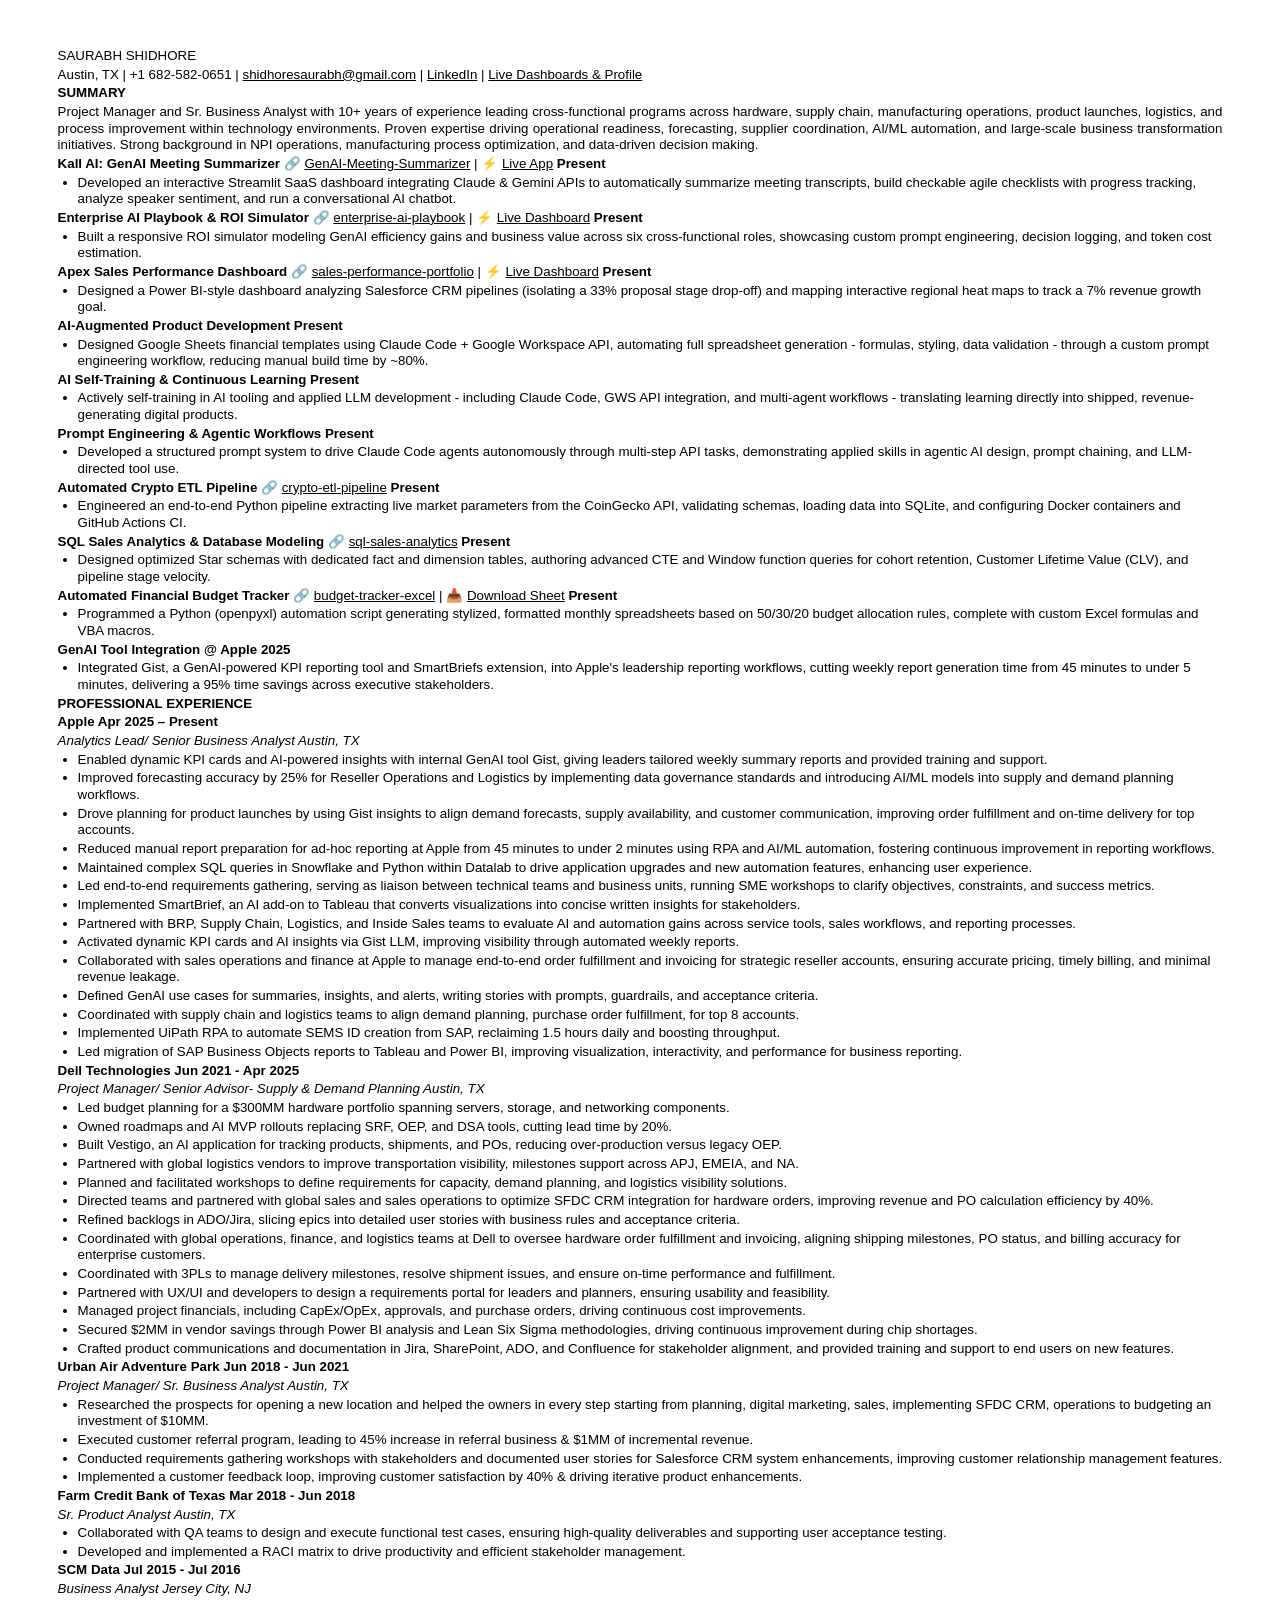
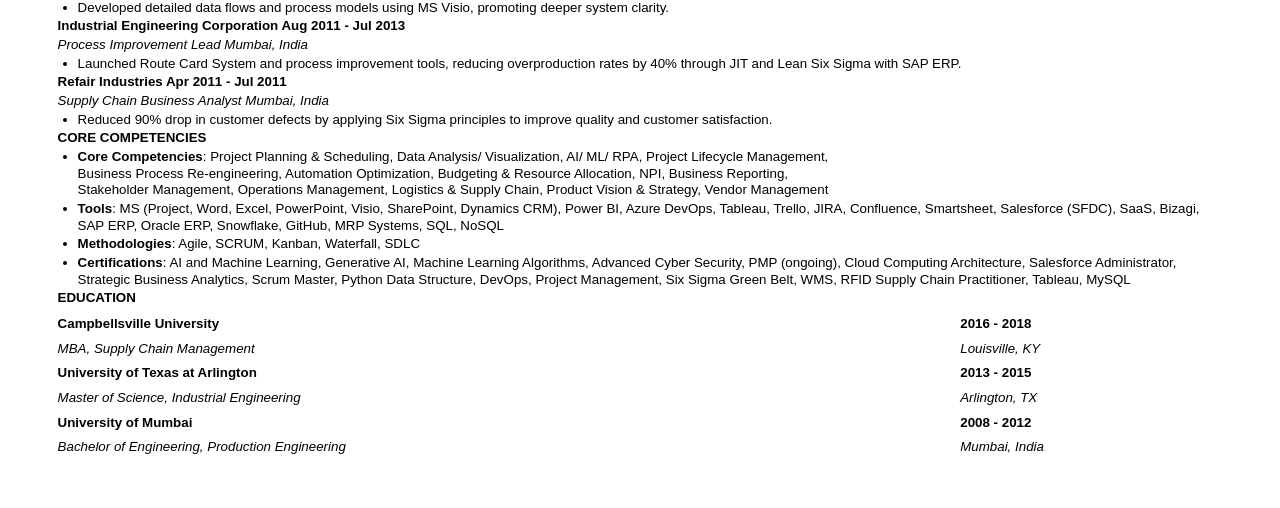
<file: Resume Editor/SAURABH SHIDHORE__resume.html>
<!DOCTYPE html>
<html>
<head>
    <meta charset="utf-8">
    <title>Saurabh Shidhore - Resume</title>
    <style>
        body {
            font-family: 'Calibri', 'Arial', sans-serif;
            line-height: 1.25;
            color: #000;
            margin: 0.5in 0.6in;
            font-size: 10pt;
        }
        h1 {
            font-size: 18pt;
            text-align: center;
            margin-bottom: 2px;
            text-transform: uppercase;
        }
        h2 {
            font-size: 11pt;
            border-bottom: 1px solid #000;
            margin-top: 15px;
            margin-bottom: 6px;
            padding-bottom: 1px;
            text-transform: uppercase;
        }
        p {
            margin: 2px 0;
            text-align: justify;
        }
        ul {
            margin: 2px 0;
            padding-left: 20px;
        }
        li {
            margin-bottom: 2px;
        }
        a {
            color: #000;
            text-decoration: underline;
        }
        /* Table styling */
        table {
            width: 100%;
            border-collapse: collapse;
            margin-top: 5px;
        }
        td {
            padding: 2px 0;
            vertical-align: top;
        }
    </style>
</head>
<body>
    <p>         SAURABH SHIDHORE</p><p>Austin, TX | +1 682-582-0651 | <a href="mailto:shidhoresaurabh@gmail.com">shidhoresaurabh@gmail.com</a> | <a href="https://www.linkedin.com/in/saurabhshidhore/">LinkedIn</a> | <a href="https://aitools-guru.github.io/#connect">Live Dashboards &amp; Profile</a></p><p><strong>SUMMARY</strong></p><p>Project Manager and Sr. Business Analyst with 10+ years of experience leading cross-functional programs across hardware, supply chain, manufacturing operations, product launches, logistics, and process improvement within technology environments. Proven expertise driving operational readiness, forecasting, supplier coordination, AI/ML automation, and large-scale business transformation initiatives. Strong background in NPI operations, manufacturing process optimization, and data-driven decision making.</p><p><strong>Kall AI: GenAI Meeting Summarizer </strong>🔗&nbsp;<a href="https://github.com/AItools-guru/GenAI-Meeting-Summarizer">GenAI-Meeting-Summarizer</a> | ⚡ <a href="https://kall-ai.com">Live App</a><strong>			               Present</strong></p>
<ul>
  <li>Developed an interactive Streamlit SaaS dashboard integrating Claude &amp; Gemini APIs to automatically summarize meeting transcripts, build checkable agile checklists with progress tracking, analyze speaker sentiment, and run a conversational AI chatbot.</li>
</ul>

<p><strong>Enterprise AI Playbook &amp; ROI Simulator </strong>🔗 <a href="https://github.com/AItools-guru/enterprise-ai-playbook">enterprise-ai-playbook</a> | ⚡ <a href="https://aitools-guru.github.io/enterprise-ai-playbook/prototype/">Live Dashboard</a><strong>			               Present</strong></p>
<ul>
  <li>Built a responsive ROI simulator modeling GenAI efficiency gains and business value across six cross-functional roles, showcasing custom prompt engineering, decision logging, and token cost estimation.</li>
</ul>

<p><strong>Apex Sales Performance Dashboard </strong>🔗 <a href="https://github.com/AItools-guru/sales-performance-portfolio">sales-performance-portfolio</a> | ⚡ <a href="https://aitools-guru.github.io/sales-performance-portfolio/prototype/">Live Dashboard</a><strong>			               Present</strong></p>
<ul>
  <li>Designed a Power BI-style dashboard analyzing Salesforce CRM pipelines (isolating a 33% proposal stage drop-off) and mapping interactive regional heat maps to track a 7% revenue growth goal.</li>
</ul>

<p><strong>AI-Augmented Product Development Present</strong></p>
<ul>
  <li>Designed Google Sheets financial templates using Claude Code + Google Workspace API, automating full spreadsheet generation - formulas, styling, data validation - through a custom prompt engineering workflow, reducing manual build time by ~80%.</li>
</ul>

<p><strong>AI Self-Training &amp; Continuous Learning Present</strong></p>
<ul>
  <li>Actively self-training in AI tooling and applied LLM development - including Claude Code, GWS API integration, and multi-agent workflows - translating learning directly into shipped, revenue-generating digital products.</li>
</ul>

<p><strong>Prompt Engineering &amp; Agentic Workflows Present</strong></p>
<ul>
  <li>Developed a structured prompt system to drive Claude Code agents autonomously through multi-step API tasks, demonstrating applied skills in agentic AI design, prompt chaining, and LLM-directed tool use.</li>
</ul>

<p><strong>Automated Crypto ETL Pipeline </strong>🔗 <a href="https://github.com/AItools-guru/crypto-etl-pipeline">crypto-etl-pipeline</a><strong>		               Present</strong></p>
<ul>
  <li>Engineered an end-to-end Python pipeline extracting live market parameters from the CoinGecko API, validating schemas, loading data into SQLite, and configuring Docker containers and GitHub Actions CI.</li>
</ul>

<p><strong>SQL Sales Analytics &amp; Database Modeling </strong>🔗 <a href="https://github.com/AItools-guru/sql-sales-analytics">sql-sales-analytics</a><strong>		               Present</strong></p>
<ul>
  <li>Designed optimized Star schemas with dedicated fact and dimension tables, authoring advanced CTE and Window function queries for cohort retention, Customer Lifetime Value (CLV), and pipeline stage velocity.</li>
</ul>

<p><strong>Automated Financial Budget Tracker </strong>🔗 <a href="https://github.com/AItools-guru/budget-tracker-excel">budget-tracker-excel</a> | 📥 <a href="https://github.com/AItools-guru/budget-tracker-excel/raw/main/budget_tracker.xlsx">Download Sheet</a><strong>		               Present</strong></p>
<ul>
  <li>Programmed a Python (openpyxl) automation script generating stylized, formatted monthly spreadsheets based on 50/30/20 budget allocation rules, complete with custom Excel formulas and VBA macros.</li>
</ul>

<p><strong>GenAI Tool Integration @ Apple 2025</strong></p>
<ul>
  <li>Integrated Gist, a GenAI-powered KPI reporting tool and SmartBriefs extension, into Apple's leadership reporting workflows, cutting weekly report generation time from 45 minutes to under 5 minutes, delivering a 95% time savings across executive stakeholders.</li>
</ul><p><strong>PROFESSIONAL EXPERIENCE</strong></p><p><strong>Apple Apr 2025 – Present</strong></p><p><em>Analytics Lead/ Senior Business Analyst                                                                                                                 Austin, TX</em></p><ul><li>Enabled dynamic KPI cards and AI-powered insights with internal GenAI tool Gist, giving leaders tailored weekly summary reports and provided training and support. </li><li>Improved forecasting accuracy by 25% for Reseller Operations and Logistics by implementing data governance standards and introducing AI/ML models into supply and demand planning workflows. </li><li>Drove planning for product launches by using Gist insights to align demand forecasts, supply availability, and customer communication, improving order fulfillment and on-time delivery for top accounts. </li><li>Reduced manual report preparation for ad-hoc reporting at Apple from 45 minutes to under 2 minutes using RPA and AI/ML automation, fostering continuous improvement in reporting workflows. </li><li>Maintained complex SQL queries in Snowflake and Python within Datalab to drive application upgrades and new automation features, enhancing user experience. </li><li>Led end-to-end requirements gathering, serving as liaison between technical teams and business units, running SME workshops to clarify objectives, constraints, and success metrics. </li><li>Implemented SmartBrief, an AI add-on to Tableau that converts visualizations into concise written insights for stakeholders.</li><li>Partnered with BRP, Supply Chain, Logistics, and Inside Sales teams to evaluate AI and automation gains across service tools, sales workflows, and reporting processes. </li><li>Activated dynamic KPI cards and AI insights via Gist LLM, improving visibility through automated weekly reports.</li><li>Collaborated with sales operations and finance at Apple to manage end-to-end order fulfillment and invoicing for strategic reseller accounts, ensuring accurate pricing, timely billing, and minimal revenue leakage. </li><li>Defined GenAI use cases for summaries, insights, and alerts, writing stories with prompts, guardrails, and acceptance criteria.</li><li>Coordinated with supply chain and logistics teams to align demand planning, purchase order fulfillment, for top 8 accounts. </li><li>Implemented UiPath RPA to automate SEMS ID creation from SAP, reclaiming 1.5 hours daily and boosting throughput.</li><li>Led migration of SAP Business Objects reports to Tableau and Power BI, improving visualization, interactivity, and performance for business reporting. </li></ul><p><strong>Dell Technologies Jun 2021 - Apr 2025</strong></p><p><em>Project Manager/ Senior Advisor- Supply &amp; Demand Planning Austin, TX</em></p><ul><li>Led budget planning for a $300MM hardware portfolio spanning servers, storage, and networking components.</li><li>Owned roadmaps and AI MVP rollouts replacing SRF, OEP, and DSA tools, cutting lead time by 20%.</li><li>Built Vestigo, an AI application for tracking products, shipments, and POs, reducing over-production versus legacy OEP.</li><li>Partnered with global logistics vendors to improve transportation visibility, milestones support across APJ, EMEIA, and NA. </li><li>Planned and facilitated workshops to define requirements for capacity, demand planning, and logistics visibility solutions.</li><li>Directed teams and partnered with global sales and sales operations to optimize SFDC CRM integration for hardware orders, improving revenue and PO calculation efficiency by 40%. </li><li>Refined backlogs in ADO/Jira, slicing epics into detailed user stories with business rules and acceptance criteria.</li><li>Coordinated with global operations, finance, and logistics teams at Dell to oversee hardware order fulfillment and invoicing, aligning shipping milestones, PO status, and billing accuracy for enterprise customers. </li><li>Coordinated with 3PLs to manage delivery milestones, resolve shipment issues, and ensure on-time performance and fulfillment.</li><li>Partnered with UX/UI and developers to design a requirements portal for leaders and planners, ensuring usability and feasibility.</li><li>Managed project financials, including CapEx/OpEx, approvals, and purchase orders, driving continuous cost improvements.</li><li>Secured $2MM in vendor savings through Power BI analysis and Lean Six Sigma methodologies, driving continuous improvement during chip shortages. </li><li>Crafted product communications and documentation in Jira, SharePoint, ADO, and Confluence for stakeholder alignment, and provided training and support to end users on new features. </li></ul><p><strong>Urban Air Adventure Park Jun 2018 - Jun 2021</strong></p><p><em>Project Manager/ Sr. Business Analyst                                                                                                               Austin, TX</em></p><ul><li>Researched the prospects for opening a new location and helped the owners in every step starting from planning, digital marketing, sales, implementing SFDC CRM, operations to budgeting an investment of $10MM. </li><li>Executed customer referral program, leading to 45% increase in referral business &amp; $1MM of incremental revenue.</li><li>Conducted requirements gathering workshops with stakeholders and documented user stories for Salesforce CRM system enhancements, improving customer relationship management features. </li><li>Implemented a customer feedback loop, improving customer satisfaction by 40% &amp; driving iterative product enhancements.</li></ul><p><strong>Farm Credit Bank of Texas Mar 2018 - Jun 2018</strong></p><p><em>Sr. Product Analyst Austin, TX</em></p><ul><li>Collaborated with QA teams to design and execute functional test cases, ensuring high-quality deliverables and supporting user acceptance testing. </li><li>Developed and implemented a RACI matrix to drive productivity and efficient stakeholder management.</li></ul><p><strong>SCM Data Jul 2015 - Jul 2016</strong></p><p><em>Business Analyst Jersey City, NJ</em></p><ul><li>Developed detailed data flows and process models using MS Visio, promoting deeper system clarity.</li></ul><p><strong>Industrial Engineering Corporation Aug 2011 - Jul 2013</strong></p><p><em>Process Improvement Lead Mumbai, India</em></p><ul><li>Launched Route Card System and process improvement tools, reducing overproduction rates by 40% through JIT and Lean Six Sigma with SAP ERP. </li></ul><p><strong>Refair Industries Apr 2011 - Jul 2011</strong></p><p><em>Supply Chain Business Analyst Mumbai, India</em></p><ul><li>Reduced 90% drop in customer defects by applying Six Sigma principles to improve quality and customer satisfaction.</li></ul><p><strong>CORE COMPETENCIES</strong></p><ul><li><strong>Core Competencies</strong>: Project Planning &amp; Scheduling, Data Analysis/ Visualization, AI/ ML/ RPA, Project Lifecycle Management, <br />Business Process Re-engineering, Automation Optimization, Budgeting &amp; Resource Allocation, NPI, Business Reporting, <br />Stakeholder Management, Operations Management, Logistics &amp; Supply Chain, Product Vision &amp; Strategy, Vendor Management </li><li><strong>Tools</strong>: MS (Project, Word, Excel, PowerPoint, Visio, SharePoint, Dynamics CRM), Power BI, Azure DevOps, Tableau, Trello, JIRA, Confluence, Smartsheet, Salesforce (SFDC), SaaS, Bizagi, SAP ERP, Oracle ERP, Snowflake, GitHub, MRP Systems, SQL, NoSQL </li><li><strong>Methodologies</strong>: Agile, SCRUM, Kanban, Waterfall, SDLC</li><li><strong>Certifications</strong>: AI and Machine Learning, Generative AI, Machine Learning Algorithms, Advanced Cyber Security, PMP (ongoing), Cloud Computing Architecture, Salesforce Administrator, Strategic Business Analytics, Scrum Master, Python Data Structure, DevOps, Project Management, Six Sigma Green Belt, WMS, RFID Supply Chain Practitioner, Tableau, MySQL</li></ul><p><strong>EDUCATION</strong></p><table><tr><td><p><strong>Campbellsville University</strong></p></td><td><p><strong>2016 - 2018</strong></p></td></tr><tr><td><p><em>MBA, Supply Chain Management</em></p></td><td><p><em>Louisville, KY</em></p></td></tr><tr><td><p><strong>University of Texas at Arlington</strong></p></td><td><p><strong>2013 - 2015</strong></p></td></tr><tr><td><p><em>Master of Science, Industrial Engineering</em></p></td><td><p><em>Arlington, TX</em></p></td></tr><tr><td><p><strong>University of Mumbai</strong></p></td><td><p><strong>2008 - 2012</strong></p></td></tr><tr><td><p><em>Bachelor of Engineering, Production Engineering</em></p></td><td><p><em>Mumbai, India</em></p></td></tr></table>
</body>
</html>
</file>
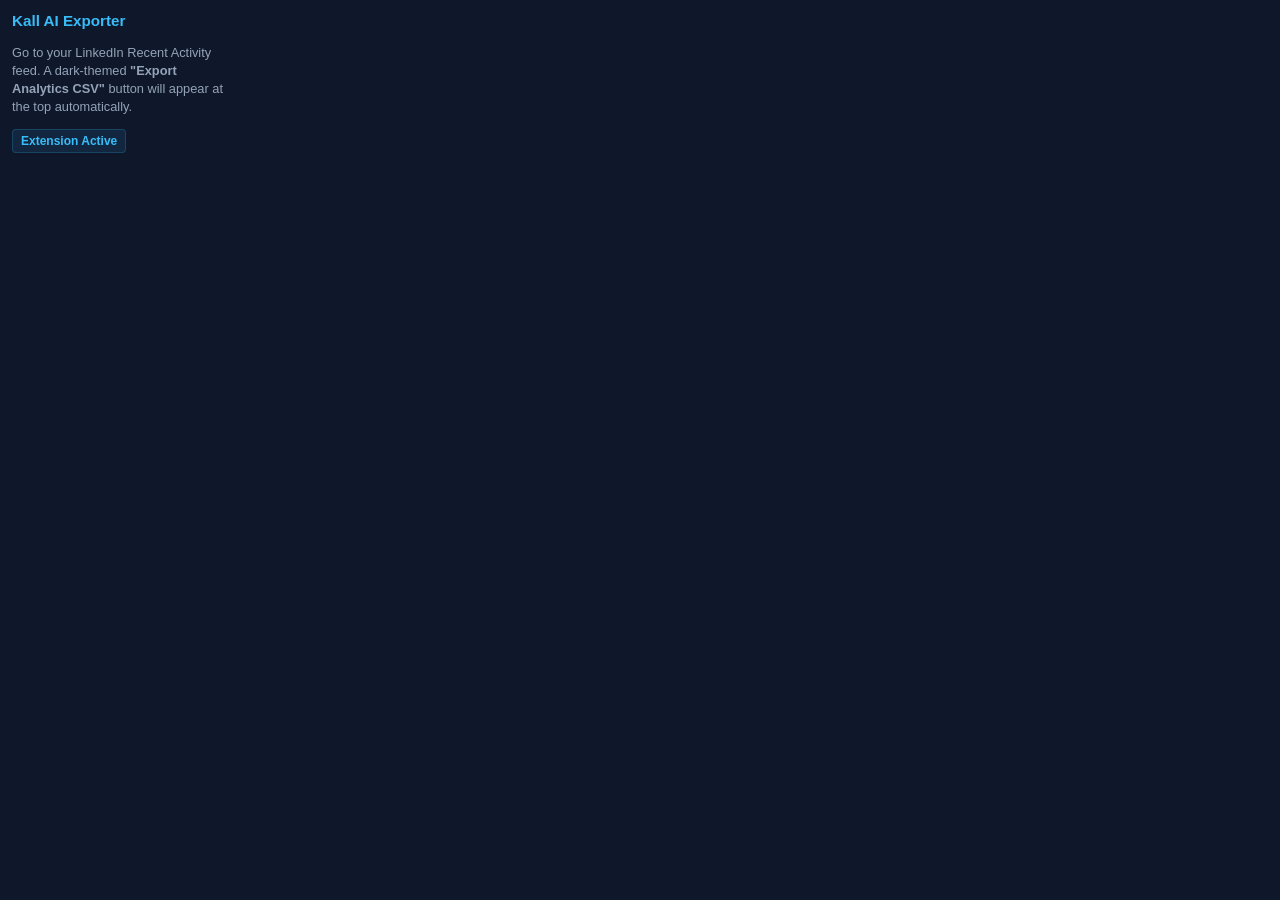
<file: Kall-AI-workspace/linkedin-scraper/popup.html>
<!DOCTYPE html>
<html>
<head>
  <style>
    body {
      width: 220px;
      padding: 12px;
      font-family: 'Segoe UI', Tahoma, Geneva, Verdana, sans-serif;
      background: #0f172a;
      color: #f1f5f9;
      margin: 0;
    }
    h3 {
      font-size: 0.95rem;
      margin-top: 0;
      color: #38bdf8;
    }
    p {
      font-size: 0.8rem;
      line-height: 1.4;
      color: #94a3b8;
    }
    .status {
      display: inline-block;
      padding: 4px 8px;
      background: rgba(56, 189, 248, 0.1);
      border: 1px solid rgba(56, 189, 248, 0.2);
      border-radius: 4px;
      font-size: 0.75rem;
      font-weight: bold;
      color: #38bdf8;
    }
  </style>
</head>
<body>
  <h3>Kall AI Exporter</h3>
  <p>Go to your LinkedIn Recent Activity feed. A dark-themed <b>"Export Analytics CSV"</b> button will appear at the top automatically.</p>
  <div class="status">Extension Active</div>
</body>
</html>
</file>
